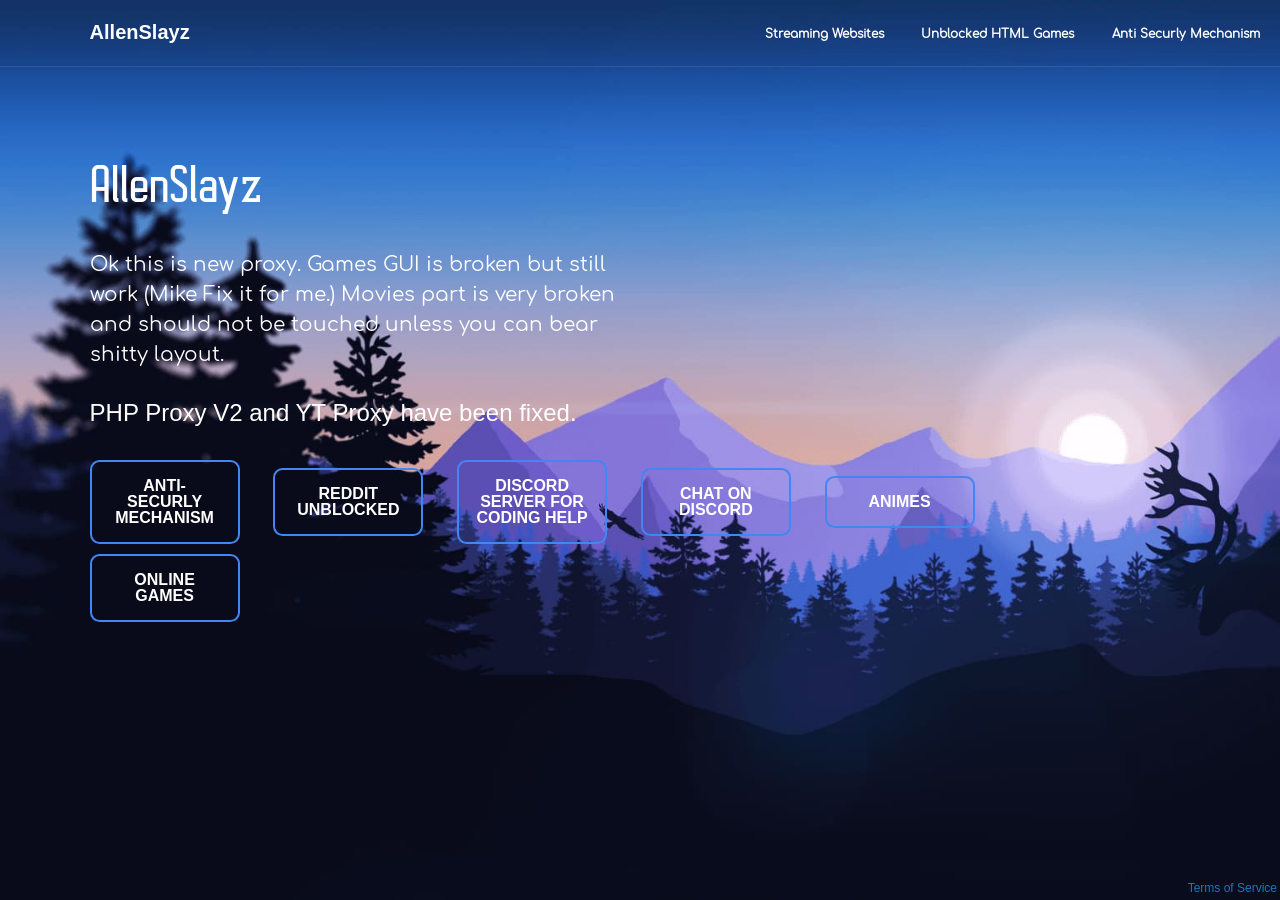
<file: index.html>
<!DOCTYPE html>
<html>
   <head>
         <title>How Plants Reproduce</title>
         <link rel="shortcut icon"
            href="favicon.png"/></link>
         <meta name="generator" content=">Nothing Here to See">
         <meta name="version" content="<?=$version;?>">
         <meta name="description" content="Nothing Here to See">
         <meta name="KeyWords" content="Ur gay">
         <meta charset="utf-8">
         <meta name="application-name" content="shut up fat">
         <meta name="KeyWords" content="ok ur fat">
         <meta http-equiv="x-ua-compatible" content="ie=edge">
         <meta name="viewport" content="width=device-width, initial-scale=1.0" />

         <link rel="stylesheet" href="https://www.w3schools.com/w3css/4/w3.css">
         <link rel="stylesheet" href="css/foundation.css" />
         <link rel="stylesheet" href="css/main.css" />

         <style type="text/css">
            html body {
            font-family: Bookman,Bookman,sans-serif;
            font-size: 12px;
            }
            #container {
            	margin:0 auto;
            	margin-top:7%;
            } @media screen and (max-width: 600px) {
              #container {
                margin-top: 30px;
              }
            }
            #error {
            color:red;
            font-weight:bold;
            }
            #frm {
            padding:10px 15px;
            border:1px solid #ffffff;
            -webkit-border-radius: 8px;
            -moz-border-radius: 8px;
            border-radius: 8px;
            }
            #footer {
            font-size:10px;
            margin-top:35px;
            clear:both;
            }
         </style>
         <script>
            document.body.classList.add('js-loading');
            window.addEventListener("load", showPage);
            function showPage() {
              document.body.classList.remove('js-loading');
            }
         </script>


         <style>
            a.button1{
            display:inline-block;
            padding:1.4em 1.4em;
            margin:0 0.3em 0.3em 0;
            text-decoration:none;
            font-family:'comfort',sans-serif;
            font-weight:700;
            color:#FFFFFF;
            text-align:center;
            transition: all 0.2s;
            margin-top:8px;
            float:right;
            }
            a.button1:hover{
            color:#4286f4;
            }
            @media screen and (max-width:600px){
            a.button1{
            display:none;
            }
            }
         </style>
         <style>
            .topnav {
              overflow: hidden;
              background-color: #333;
            }
            .topnav a {
              float: left;
              display: block;
              color: #e74c3c;
              text-align: center;
              padding: 24px 7%;
              text-decoration: none;
              font-size: 17px;
            }
            .active {
              background-color: #4CAF50;
              color: white;
            }
            .topnav .icon {
              display: none;
            }
            .dropdown {
              float: left;
              overflow: hidden;
            }
            .dropdown .dropbtn {
              font-size: 31px;
              border: none;
              outline: none;
              color: white;
              padding: 24px 7%;
              background-color: inherit;
              font-family: inherit;
              margin: 0;
            }
            .dropdown-content {
              display: none;
              position: absolute;
              background-color: #f9f9f9;
              min-width: 160px;
              box-shadow: 0px 8px 16px 0px rgba(0,0,0,0.2);
              z-index: 1;
            }
            .dropdown-content a {
              float: none;
              color: black;
              padding: 22px 7%;
              text-decoration: none;
              display: block;
              text-align: left;
            }
            .topnav a:hover, .dropdown:hover .dropbtn {
              background-color: #e74c3c;
              color: white;
            }
            .dropdown-content a:hover {
              background-color: #ddd;
              color: black;
            }
            .dropdown:hover .dropdown-content {
              display: block;
            }
            @media screen and (min-width: 600px) {
              .topnav a:not(:first-child), .dropdown .dropbtn {
                display: none;
              }
              .topnav a.icon {
                float: right;
                display: block;
              }
            }
            @media screen and (min-width: 600px) {
              .topnav.responsive {position: relative;}
              .topnav.responsive .icon {
                position: absolute;
                right: 7%;
                top: 0;
              }
              .topnav.responsive a {
                float: none;
                display: block;
                text-align: left;
              }
              .topnav.responsive .dropdown {float: none;}
              .topnav.responsive .dropdown-content {position: relative;}
              .topnav.responsive .dropdown .dropbtn {
                display: block;
                width: 100%;
                text-align: left;
              }
            }
         </style>
         <style>
            .btn {
            box-sizing: border-box;
            background-color: transparent;
            border: 2px solid #4286f4;
            border-radius: 0.6em;
            color: #4286f4;
            margin:0.3em;
            cursor: pointer;
            display: inline-block;
            align-self: center;
            font-size: 1rem;
            font-weight: 400;
            line-height: 1;
            width:150px;
            margin-left: 7%;
            padding: 1.0em;
            text-decoration: none;
            vertical-align: middle;
            text-align: center;
            text-transform: uppercase;
            font-family: 'Montserrat', Sans-Serif;
            font-weight: 700;
            }
            .btn:hover, .btn:focus {
            color: #fff;
            outline: 0;
            }
            .fourth {
            border-color: #4286f4;
            color: #fff;
            background-image: linear-gradient(45deg, #4286f4, 50%, transparent 50%);
            background-position: 100%;
            background-size: 400%;
            transition: background 300ms ease-in-out;
            }
            .fourth:hover {
            background-position: 0;
            }
         </style>
         <style>
           .btn2 {
           box-sizing: border-box;
           background-color: transparent;
           border: 2px solid #4286f4;
           border-radius: 0.6em;
           color: #4286f4;
           margin:0.3em;
           cursor: pointer;
           display: inline-block;
           align-self: center;
           font-size: 1rem;
           font-weight: 400;
           line-height: 1;
           width:150px;
           margin-left: 2%;
           padding: 1.0em;
           text-decoration: none;
           vertical-align: middle;
           text-align: center;
           text-transform: uppercase;
           font-family: 'Montserrat', Sans-Serif;
           font-weight: 700;
           }
           .btn2:hover, .btn2:focus {
           color: #fff;
           outline: 0;
           }
           .fourth2 {
           border-color: #4286f4;
           color: #fff;
           background-image: linear-gradient(45deg, #4286f4, 50%, transparent 50%);
           background-position: 100%;
           background-size: 400%;
           transition: background 300ms ease-in-out;
           }
           .fourth2:hover {
           background-position: 0;
         }
         </style>
         <style>
            .topFixedBar
            {
            transition: background-color .3s;
            background-color: rgba(0,31,48,.05);
            border-bottom: 1px solid rgba(255,255,255,.1);
            border-bottom-width: 1px;
            border-bottom-style: solid;
            border-bottom-color: rgba(255, 255, 255, 0.1);
            height: 67px;
            }
         </style>
         <style>
            @font-face {
            font-family: title;
            src: url(autobus.ttf);
            }
            @font-face {
            font-family: comfort;
            src: url(Comfortaa.ttf);
            }
         </style>
         <style>
            .text {
            font-size: 48px;
            font-family: title;
            } @media (max-width:600px) {
              .text {
                font-size: 40px;
                font-family: title;
              }
            }
         </style>
         <style>
            .textwidth {
            width:43%;
            font-size: 20px; !important
            }
            @media (max-width:600px) {
            .textwidth {
            width:85%;
            }
            }
         </style>
         <script>document.body.classList.add('js-loading');
            window.addEventListener("load", showPage);
            function showPage() {
              document.body.classList.remove('js-loading');
            }
         </script>
         <style>
           .leftText {
             display:inline-block;
             margin-left:7%;
             margin-top:17px;
             float:left;
             color:#FFFFFF;
             text-decoration:none;
             font-weight:700;
             font-size:20px;
             font-family:"roboto", Sans-Serif;
           }
            .leftText:hover, .leftText:active {
             text-decoration: none;
             color: #FFFFFF;
           }
           @media (max-width:600px) {
           .leftText {
             display:none;
           }
           }
         </style>
         </head>
         <body>
            <div class="topFixedBar" style="vertical-align:top;">
              <div align="left">
               <a href="/" class="leftText">AllenSlayz</a>
              </div>
              <div align="right">
               <a href="/selection.html" class="button1">Anti Securly Mechanism</a>
               <a href="/gs.html" class="button1">Unblocked HTML Games</a>
               <a href="/m.html" class="button1">Streaming Websites</a>
               <div class="dropdown" style="text-align:center !important;">
                  <button class="dropbtn" style="margin-left:7%;">≡
                    <i class="fa fa-caret-down"></i>
                  </button>
                  <div class="dropdown-content">
                    <a href="/selection.html">Anti Securly Mechanism</a>
                    <a href="/gs.html">Unblocked HTML Games</a>
                    <a href="/m.html">Streaming Websites</a>
                    </div>
                  </div>
                </div>
            </div>
            <script src="js/vendor/jquery.js"></script>
            <script src="js/vendor/what-input.js"></script>
            <script src="js/vendor/foundation.min.js"></script>
            <div id="container" class="element w3-animate-opacity">
               <h1 style="color:#ffffff; position:relative; align:left; left:7%" class="text">AllenSlayz</h1>
               <br/>
               <h3 style="color:#ffffff; position:relative; line-height:30px; left:7%; font-family:comfort;" class="textwidth">Ok this is new proxy. Games GUI is broken but still work (Mike Fix it for me.) Movies part is very broken and should not be touched unless you can bear shitty layout.</h3>
               <br/>
               <h3 style="color:#ffffff; position:relative; left:7%; align:left;">PHP Proxy V2 and YT Proxy have been fixed.</h3>
               <br/>
               <div style="left:7%;">
                 <a class="btn fourth" href="/selection.html">Anti-Securly Mechanism</a>
                 <a class="btn2 fourth2" href="v2.php?https://reddit.com">Reddit Unblocked</a>
                 <a class="btn2 fourth2" href="https://discord.gg/R232uR">Discord Server for Coding Help</a>
                 <a class="btn2 fourth2" href="/discord.html">Chat on discord</a>
                 <a class="btn2 fourth2" href="v2.php?https://gogoanime.io">Animes</a>
               </div>
               <div style="left:7%;">
                  <a class="btn fourth" href="/onlinegames.html">Online Games</a>
                </div>
            </div>
            <br/>
            <br/>
            <script type="text/javascript" src="https://load.fomo.com/ads/load.js?id=9cxDg50BpLBk4ko4mNO1Gw" async></script>
            <div style="position: fixed; bottom: 3px; color: #ffffff; text-decoration:none; text-align:right; right:3px;">
               <a href="/tos.html">Terms of Service</a>
            </div>
            <script>
                function myFunction() {
                  var x = document.getElementById("myTopnav");
                  if (x.className === "topnav") {
                    x.className += " responsive";
                  } else {
                    x.className = "topnav";
                  }
                }
            </script>
   </body>
</html>
</file>
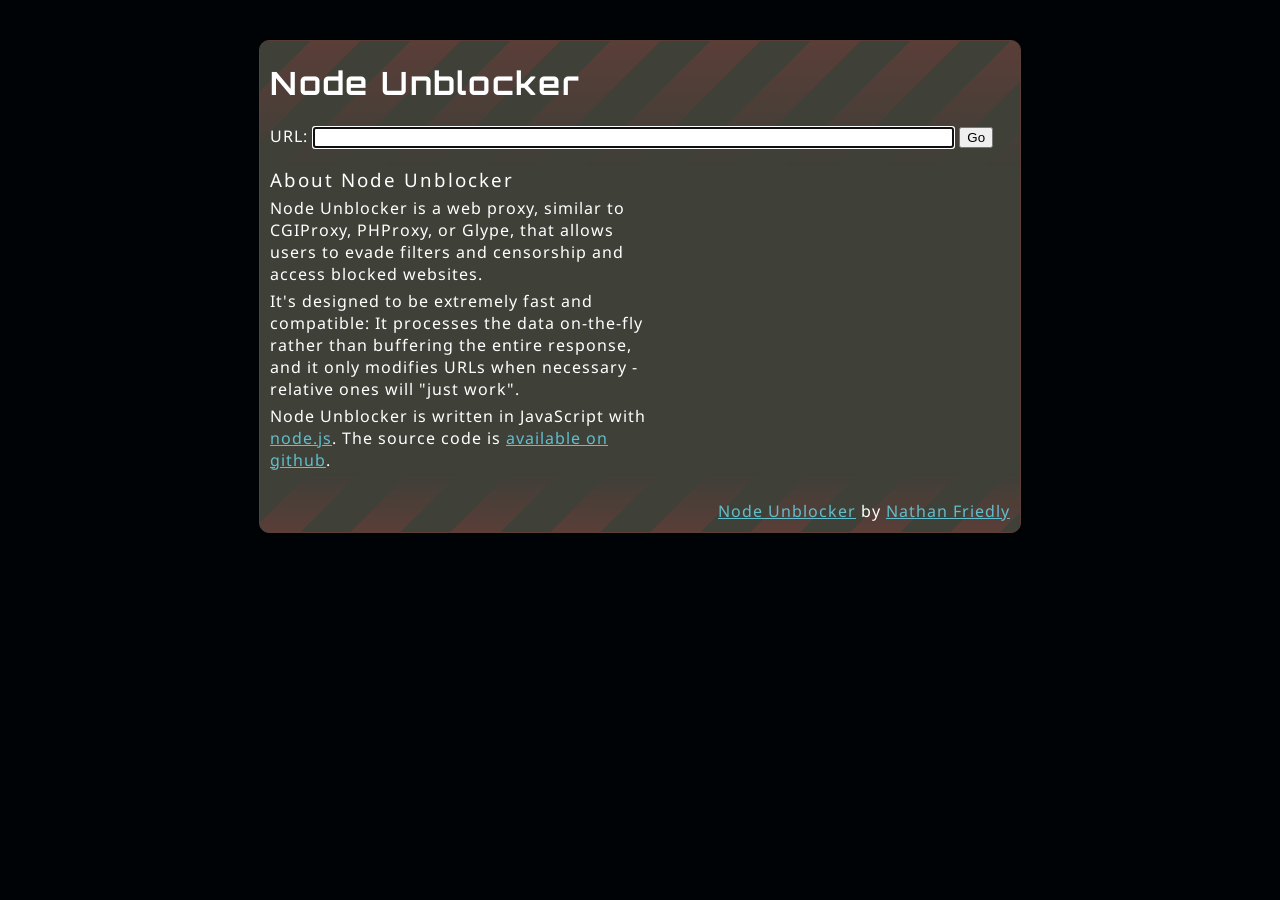
<file: public/index.html>
<!DOCTYPE html>
<html>
<head>
  <title>Node Unblocker</title>
  <meta name="viewport" content="width=device-width, initial-scale=1">
  <!-- header font -->
  <link href="//fonts.googleapis.com/css?family=Orbitron" rel="stylesheet" type="text/css">
  
  <!-- body font -->
  <link href="//fonts.googleapis.com/css?family=Droid+Sans" rel="stylesheet" type="text/css">
  
  <style type="text/css">
  
    /* fonts */
    body { font-family: 'Droid Sans', arial, serif;  letter-spacing: 1px;}
    h1 { font-family: 'Orbitron', arial, serif; letter-spacing: 2px;}
    h2, h3, h4, h5, h6 { letter-spacing: 2px; font-weight: normal;}
  
    /* colors */
    body { background-color: #000306; color: white;}
    .container { background-color: #3F4038; border-color: #5B3E38}
    a { color: #62BECB; }
    a:hover {color: #82DEEB }

	#error {  border:1px dotted white; background: brown; }
    
    /* stripes and borders */
    
    .main { background-repeat: repeat-x;  background-image: url([data-uri]); }
    .footer { min-height: 60px; background-repeat: repeat-x; background-position: bottom left; background-image: url([data-uri]); }
    .container { border-style: solid; border-width: 1px; border-radius: 10px;  -moz-border-radius: 10px;  -webkit-border-radius: 10px;  overflow:hidden;  /* otherwise the background image appears on top of the curved border */ }
    
    
    /* layout */
    body { text-align: center; }
    .container { width: 760px; margin: 40px auto; text-align: left;  max-width: calc(100% - 10px);}
    
    h2, h3, h4, h5, h6 { margin-bottom: 0;  }
    ul { line-height: 150%; }
    ul, p {  margin-top: 5px; margin-bottom: 0; }
    .main, .footer { padding: 1px 10px 0 10px; }
    
    #error {display: none; padding: 5px 10px; margin: 30px 10px; }
    
    form ul { list-style-type: none; padding-left: 25px;}
    input[type=text] { width: 640px; max-width: calc(100% - 8em) }
    
    .footer { position: relative; clear: both;}
    .footer p { margin:0; position: absolute; bottom: 10px;  right: 10px; padding-left: 10px; }
    
    #google-ad {
        text-align: center;
        margin: 10px auto;
    }
    @media(min-width: 768px) {
        #google-ad {
            margin: 0;
            float:right; 
            margin:4px 2px 2px 20px;
        }
    }
  </style>
</head>
<body>

  <div class="container">
  
    <div class="main">
  
      <h1>Node Unblocker</h1>
      
      <div id="error"></div>

      <form action="no-js" method="get" id="unblocker-form">
        <p>
          URL: 
          <input type="text" id="url" name="url" autofocus="autofocus" />
          <input type="submit" value="Go" />
        </p>

      </form>
      
<div id="google-ad">
<script async src="//pagead2.googlesyndication.com/pagead/js/adsbygoogle.js"></script>
<!-- Nodeunblocker.com -->
<ins class="adsbygoogle"
     style="display:inline-block;width:336px;height:280px"
     data-ad-client="ca-pub-9477050254721722"
     data-ad-slot="3464697570"></ins>
<script>
(adsbygoogle = window.adsbygoogle || []).push({});
</script>
</div>
      
      <h3>About Node Unblocker</h3>
      <p>Node Unblocker is a web proxy, similar to CGIProxy, PHProxy, or Glype, that allows users to evade filters and censorship and access blocked websites. </p>
      <p>It's designed to be extremely fast and compatible: It processes the data on-the-fly rather than buffering the entire response, and it only modifies URLs when necessary - relative ones will "just work". </p>
      <p>Node Unblocker is written in JavaScript with <a href="http://nodejs.org">node.js</a>. The source code is <a href="https://github.com/nfriedly/node-unblocker">available on github</a>.</p>

    </div>
    
    <div class="footer">
      <p><a href="https://github.com/nfriedly/node-unblocker">Node Unblocker</a> by <a href="http://www.nfriedly.com/" title="Node.js developer and JavaScript Expert">Nathan Friedly</a></p>
    </div>
  
  </div>
	<script>
		function $(id){
			return document.getElementById(id);
		}
		
		$('unblocker-form').onsubmit = function(){
			var url = $('url').value;
			if(url.substr(0,4) != "http"){
				url = "http://" + url;
			}
			window.location.pathname = 'proxy/' + url;
			return false;
		};
		
		function checkError(){
			var search = window.location.search;
			var start = search.indexOf('error=');
			if(start > -1){
				var stop = search.indexOf('&', start);
				if(stop == -1){ stop = undefined; }
				// +6 for "error="
				var err = search.substr(start+6, stop);
                var $error = $('error');
				$error.innerText = $error.textContent = decodeURIComponent(err);
				$error.style.display = "block";
			}
		}
    
		window.onload = function() { 
			$('url').focus(); 
			checkError(); 
		}
	</script>
  
  
</body>
</html>
</file>
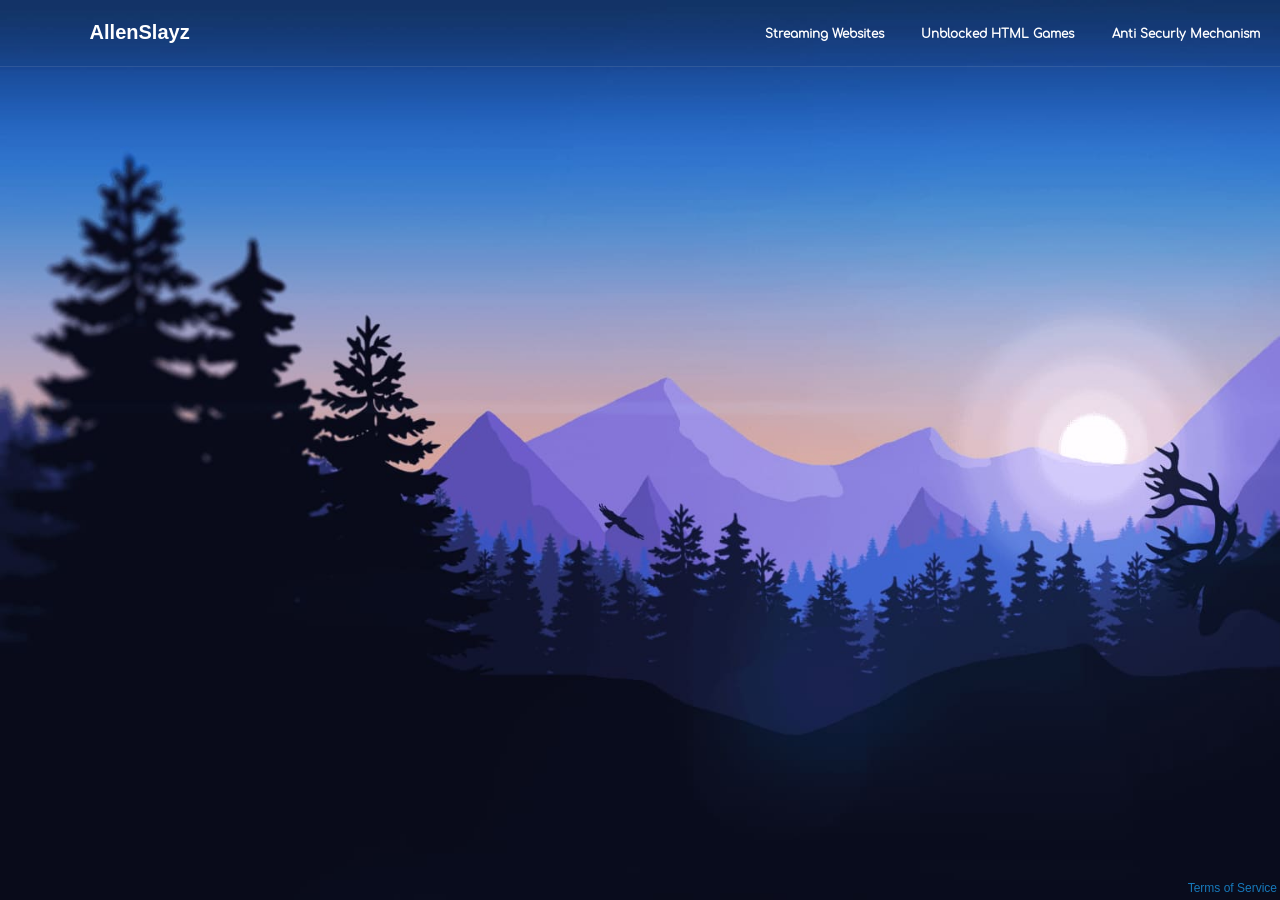
<file: anime.html>
<!DOCTYPE html>
<html>
   <head>
         <title>How Plants Reproduce</title>
         <link rel="shortcut icon"
            href="favicon.png"/></link>
         <meta name="generator" content=">Nothing Here to See">
         <meta name="version" content="<?=$version;?>">
         <meta name="description" content="Nothing Here to See">
         <meta name="KeyWords" content="Ur gay">
         <meta charset="utf-8">
         <meta name="application-name" content="shut up fat">
         <meta name="KeyWords" content="ok ur fat">
         <meta http-equiv="x-ua-compatible" content="ie=edge">
         <meta name="viewport" content="width=device-width, initial-scale=1.0" />

         <link rel="stylesheet" href="https://www.w3schools.com/w3css/4/w3.css">
         <link rel="stylesheet" href="css/foundation.css" />
         <link rel="stylesheet" href="css/main.css" />


         <style type="text/css">
            html body {
            font-family: Bookman,Bookman,sans-serif;
            font-size: 12px;
            }
            #container {
            	margin:0 auto;
            	margin-top:7%;
            } @media screen and (max-width: 600px) {
              #container {
                margin-top: 30px;
              }
            }
            #error {
            color:red;
            font-weight:bold;
            }
            #frm {
            padding:10px 15px;
            border:1px solid #ffffff;
            -webkit-border-radius: 8px;
            -moz-border-radius: 8px;
            border-radius: 8px;
            }
            #footer {
            font-size:10px;
            margin-top:35px;
            clear:both;
            }
         </style>
         <script>
            document.body.classList.add('js-loading');
            window.addEventListener("load", showPage);
            function showPage() {
              document.body.classList.remove('js-loading');
            }
         </script>


         <style>
            a.button1{
            display:inline-block;
            padding:1.4em 1.4em;
            margin:0 0.3em 0.3em 0;
            text-decoration:none;
            font-family:'comfort',sans-serif;
            font-weight:700;
            color:#FFFFFF;
            text-align:center;
            transition: all 0.2s;
            margin-top:8px;
            float:right;
            }
            a.button1:hover{
            color:#4286f4;
            }
            @media screen and (max-width:600px){
            a.button1{
            display:none;
            }
            }
         </style>
         <style>
            .topnav {
              overflow: hidden;
              background-color: #333;
            }
            .topnav a {
              float: left;
              display: block;
              color: #e74c3c;
              text-align: center;
              padding: 24px 7%;
              text-decoration: none;
              font-size: 17px;
            }
            .active {
              background-color: #4CAF50;
              color: white;
            }
            .topnav .icon {
              display: none;
            }
            .dropdown {
              float: left;
              overflow: hidden;
            }
            .dropdown .dropbtn {
              font-size: 31px;
              border: none;
              outline: none;
              color: white;
              padding: 24px 7%;
              background-color: inherit;
              font-family: inherit;
              margin: 0;
            }
            .dropdown-content {
              display: none;
              position: absolute;
              background-color: #f9f9f9;
              min-width: 160px;
              box-shadow: 0px 8px 16px 0px rgba(0,0,0,0.2);
              z-index: 1;
            }
            .dropdown-content a {
              float: none;
              color: black;
              padding: 22px 7%;
              text-decoration: none;
              display: block;
              text-align: left;
            }
            .topnav a:hover, .dropdown:hover .dropbtn {
              background-color: #e74c3c;
              color: white;
            }
            .dropdown-content a:hover {
              background-color: #ddd;
              color: black;
            }
            .dropdown:hover .dropdown-content {
              display: block;
            }
            @media screen and (min-width: 600px) {
              .topnav a:not(:first-child), .dropdown .dropbtn {
                display: none;
              }
              .topnav a.icon {
                float: right;
                display: block;
              }
            }
            @media screen and (min-width: 600px) {
              .topnav.responsive {position: relative;}
              .topnav.responsive .icon {
                position: absolute;
                right: 7%;
                top: 0;
              }
              .topnav.responsive a {
                float: none;
                display: block;
                text-align: left;
              }
              .topnav.responsive .dropdown {float: none;}
              .topnav.responsive .dropdown-content {position: relative;}
              .topnav.responsive .dropdown .dropbtn {
                display: block;
                width: 100%;
                text-align: left;
              }
            }
         </style>
         <style>
            .btn {
            box-sizing: border-box;
            background-color: transparent;
            border: 2px solid #4286f4;
            border-radius: 0.6em;
            color: #4286f4;
            margin:0.3em;
            cursor: pointer;
            display: inline-block;
            align-self: center;
            font-size: 1rem;
            font-weight: 400;
            line-height: 1;
            width:150px;
            margin-left: 7%;
            padding: 1.0em;
            text-decoration: none;
            vertical-align: middle;
            text-align: center;
            text-transform: uppercase;
            font-family: 'Montserrat', Sans-Serif;
            font-weight: 700;
            }
            .btn:hover, .btn:focus {
            color: #fff;
            outline: 0;
            }
            .fourth {
            border-color: #4286f4;
            color: #fff;
            background-image: linear-gradient(45deg, #4286f4, 50%, transparent 50%);
            background-position: 100%;
            background-size: 400%;
            transition: background 300ms ease-in-out;
            }
            .fourth:hover {
            background-position: 0;
            }
         </style>
         <style>
           .btn2 {
           box-sizing: border-box;
           background-color: transparent;
           border: 2px solid #4286f4;
           border-radius: 0.6em;
           color: #4286f4;
           margin:0.3em;
           cursor: pointer;
           display: inline-block;
           align-self: center;
           font-size: 1rem;
           font-weight: 400;
           line-height: 1;
           width:150px;
           margin-left: 2%;
           padding: 1.0em;
           text-decoration: none;
           vertical-align: middle;
           text-align: center;
           text-transform: uppercase;
           font-family: 'Montserrat', Sans-Serif;
           font-weight: 700;
           }
           .btn2:hover, .btn2:focus {
           color: #fff;
           outline: 0;
           }
           .fourth2 {
           border-color: #4286f4;
           color: #fff;
           background-image: linear-gradient(45deg, #4286f4, 50%, transparent 50%);
           background-position: 100%;
           background-size: 400%;
           transition: background 300ms ease-in-out;
           }
           .fourth2:hover {
           background-position: 0;
         }
         </style>
         <style>
            .topFixedBar
            {
            transition: background-color .3s;
            background-color: rgba(0,31,48,.05);
            border-bottom: 1px solid rgba(255,255,255,.1);
            border-bottom-width: 1px;
            border-bottom-style: solid;
            border-bottom-color: rgba(255, 255, 255, 0.1);
            height: 67px;
            }
         </style>
         <style>
            @font-face {
            font-family: title;
            src: url(autobus.ttf);
            }
            @font-face {
            font-family: comfort;
            src: url(Comfortaa.ttf);
            }
         </style>
         <style>
            .text {
            font-size: 48px;
            font-family: title;
            } @media (max-width:600px) {
              .text {
                font-size: 40px;
                font-family: title;
              }
            }
         </style>
         <style>
            .textwidth {
            width:43%;
            font-size: 20px; !important
            }
            @media (max-width:600px) {
            .textwidth {
            width:85%;
            }
            }
         </style>
         <script>document.body.classList.add('js-loading');
            window.addEventListener("load", showPage);
            function showPage() {
              document.body.classList.remove('js-loading');
            }
         </script>
         <style>
           .leftText {
             display:inline-block;
             margin-left:7%;
             margin-top:17px;
             float:left;
             color:#FFFFFF;
             text-decoration:none;
             font-weight:700;
             font-size:20px;
             font-family:"roboto", Sans-Serif;
           }
            .leftText:hover, .leftText:active {
             text-decoration: none;
             color: #FFFFFF;
           }
           @media (max-width:600px) {
           .leftText {
             display:none;
           }
           }
         </style>
         </head>
         <body>
            <div class="topFixedBar" style="vertical-align:top;">
              <div align="left">
               <a href="/" class="leftText">AllenSlayz</a>
              </div>
              <div align="right">
               <a href="/selection.html" class="button1">Anti Securly Mechanism</a>
               <a href="/gs.html" class="button1">Unblocked HTML Games</a>
               <a href="/m.html" class="button1">Streaming Websites</a>
               <div class="dropdown" style="text-align:center !important;">
                  <button class="dropbtn" style="margin-left:7%;">≡
                    <i class="fa fa-caret-down"></i>
                  </button>
                  <div class="dropdown-content">
                    <a href="/selection.html">Anti Securly Mechanism</a>
                    <a href="/gs.html">Unblocked HTML Games</a>
                    <a href="/m.html">Streaming Websites</a>
                    </div>
                  </div>
                </div>
            </div>
            <script src="js/vendor/jquery.js"></script>
            <script src="js/vendor/what-input.js"></script>
            <script src="js/vendor/foundation.min.js"></script>
            <div id="container" class="element w3-animate-opacity">
              <iframe allowfullscreen="true" webkitallowfullscreen="true" mozallowfullscreen="true" oallowfullscreen="true" msallowfullscreen="true" src="https://gogoanime.io/"  style="position:fixed; top:65px; left:0px; bottom:0px; right:0px; width:100%; height:100%; border:none; margin:0; padding:0; overflow:hidden; z-index:11;"> <!--top was 25!-->
</iframe>
               </div>
            <br/>
            <br/>
            <script type="text/javascript" src="https://load.fomo.com/ads/load.js?id=9cxDg50BpLBk4ko4mNO1Gw" async></script>
            <div style="position: fixed; bottom: 3px; color: #ffffff; text-decoration:none; text-align:right; right:3px;">
               <a href="/tos.html">Terms of Service</a>
            </div>
            <script>
                function myFunction() {
                  var x = document.getElementById("myTopnav");
                  if (x.className === "topnav") {
                    x.className += " responsive";
                  } else {
                    x.className = "topnav";
                  }
                }
            </script>
   </body>
</html>
</file>
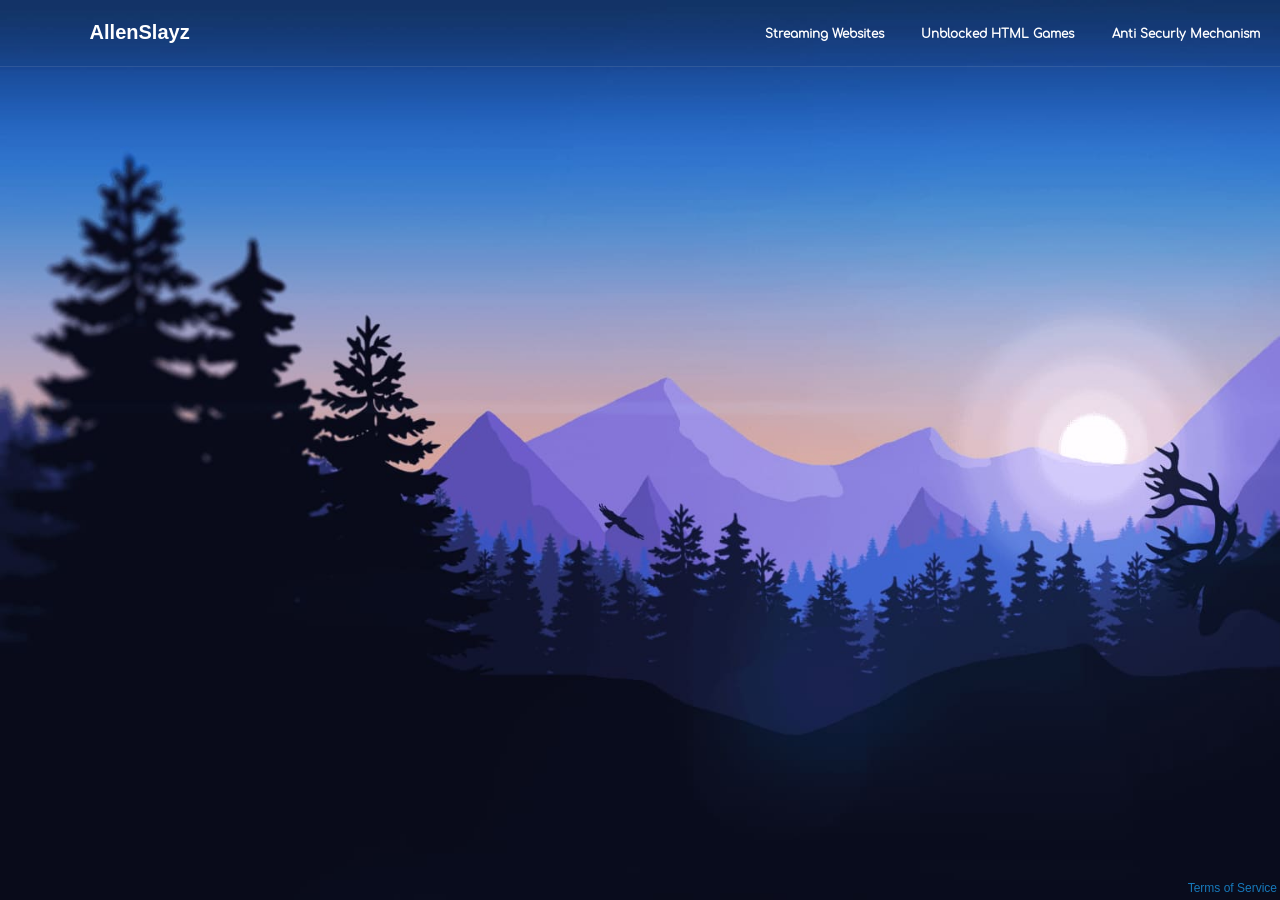
<file: chatbox.html>
<!DOCTYPE html>
<html>
   <head>
         <title>How Plants Reproduce</title>
         <link rel="icon"
            href="/favicon.ico">
         <meta name="generator" content=">MikeLime | Titanium Network Stealth Website">
         <meta name="version" content="<?=$version;?>">
         <meta name="description" content="Browse the internet freely, play games, and watch movies without the need to worry about web filters, or your school tracking you.">
         <meta name="KeyWords" content="unblocked games, web proxy, how to unblock websites, website unblocker, unblock games, proxysite, free games, iboss, croxyproxy, titanium network, mikelime, mikelime proxy, boardwalk.ml, fuck iboss">
         <meta charset="utf-8">
         <meta name="application-name" content="MikeLime's Web Proxy">
         <meta name="KeyWords" content="unblocked games, web proxy, how to unblock websites, website unblocker, unblock games, proxysite">
         <meta http-equiv="x-ua-compatible" content="ie=edge">
         <meta name="viewport" content="width=device-width, initial-scale=1.0" />

         <link rel="stylesheet" href="https://www.w3schools.com/w3css/4/w3.css">
         <link rel="stylesheet" href="css/foundation.css" />
         <link rel="stylesheet" href="css/main.css" />

         <style type="text/css">
            html body {
            font-family: Bookman,Bookman,sans-serif;
            font-size: 12px;
            }
            #container {
            	margin:0 auto;
            	margin-top:15px;
            } @media screen and (max-width: 600px) {
              #container {
                margin-top: 30px;
              }
            }
            #error {
            color:red;
            font-weight:bold;
            }
            #frm {
            padding:10px 15px;
            border:1px solid #ffffff;
            -webkit-border-radius: 8px;
            -moz-border-radius: 8px;
            border-radius: 8px;
            }
            #footer {
            font-size:10px;
            margin-top:35px;
            clear:both;
            }
         </style>
         <script>
            document.body.classList.add('js-loading');
            window.addEventListener("load", showPage);
            function showPage() {
              document.body.classList.remove('js-loading');
            }
         </script>


         <style>
            a.button1{
            display:inline-block;
            padding:1.4em 1.4em;
            margin:0 0.3em 0.3em 0;
            text-decoration:none;
            font-family:'comfort',sans-serif;
            font-weight:700;
            color:#FFFFFF;
            text-align:center;
            transition: all 0.2s;
            margin-top:8px;
            float:right;
            }
            a.button1:hover{
            color:#4286f4;
            }
            @media screen and (max-width:600px){
            a.button1{
            display:none;
            }
            }
         </style>
         <style>
            .topnav {
              overflow: hidden;
              background-color: #333;
            }
            .topnav a {
              float: left;
              display: block;
              color: #e74c3c;
              text-align: center;
              padding: 24px 7%;
              text-decoration: none;
              font-size: 17px;
            }
            .active {
              background-color: #4CAF50;
              color: white;
            }
            .topnav .icon {
              display: none;
            }
            .dropdown {
              float: left;
              overflow: hidden;
            }
            .dropdown .dropbtn {
              font-size: 31px;
              border: none;
              outline: none;
              color: white;
              padding: 24px 7%;
              background-color: inherit;
              font-family: inherit;
              margin: 0;
            }
            .dropdown-content {
              display: none;
              position: absolute;
              background-color: #f9f9f9;
              min-width: 160px;
              box-shadow: 0px 8px 16px 0px rgba(0,0,0,0.2);
              z-index: 1;
            }
            .dropdown-content a {
              float: none;
              color: black;
              padding: 22px 7%;
              text-decoration: none;
              display: block;
              text-align: left;
            }
            .topnav a:hover, .dropdown:hover .dropbtn {
              background-color: #e74c3c;
              color: white;
            }
            .dropdown-content a:hover {
              background-color: #ddd;
              color: black;
            }
            .dropdown:hover .dropdown-content {
              display: block;
            }
            @media screen and (min-width: 600px) {
              .topnav a:not(:first-child), .dropdown .dropbtn {
                display: none;
              }
              .topnav a.icon {
                float: right;
                display: block;
              }
            }
            @media screen and (min-width: 600px) {
              .topnav.responsive {position: relative;}
              .topnav.responsive .icon {
                position: absolute;
                right: 7%;
                top: 0;
              }
              .topnav.responsive a {
                float: none;
                display: block;
                text-align: left;
              }
              .topnav.responsive .dropdown {float: none;}
              .topnav.responsive .dropdown-content {position: relative;}
              .topnav.responsive .dropdown .dropbtn {
                display: block;
                width: 100%;
                text-align: left;
              }
            }
         </style>
         <style>
            .btn {
            box-sizing: border-box;
            background-color: transparent;
            border: 2px solid #4286f4;
            border-radius: 0.6em;
            color: #4286f4;
            margin:0.3em;
            cursor: pointer;
            display: inline-block;
            align-self: center;
            font-size: 1rem;
            font-weight: 400;
            line-height: 1;
            width:150px;
            margin-left: 7%;
            padding: 1.0em;
            text-decoration: none;
            vertical-align: middle;
            text-align: center;
            text-transform: uppercase;
            font-family: 'Montserrat', Sans-Serif;
            font-weight: 700;
            }
            .btn:hover, .btn:focus {
            color: #fff;
            outline: 0;
            }
            .fourth {
            border-color: #4286f4;
            color: #fff;
            background-image: linear-gradient(45deg, #4286f4, 50%, transparent 50%);
            background-position: 100%;
            background-size: 400%;
            transition: background 300ms ease-in-out;
            }
            .fourth:hover {
            background-position: 0;
            }
         </style>
         <style>
           .btn2 {
           box-sizing: border-box;
           background-color: transparent;
           border: 2px solid #4286f4;
           border-radius: 0.6em;
           color: #4286f4;
           margin:0.3em;
           cursor: pointer;
           display: inline-block;
           align-self: center;
           font-size: 1rem;
           font-weight: 400;
           line-height: 1;
           width:150px;
           margin-left: 2%;
           padding: 1.0em;
           text-decoration: none;
           vertical-align: middle;
           text-align: center;
           text-transform: uppercase;
           font-family: 'Montserrat', Sans-Serif;
           font-weight: 700;
           }
           .btn2:hover, .btn2:focus {
           color: #fff;
           outline: 0;
           }
           .fourth2 {
           border-color: #4286f4;
           color: #fff;
           background-image: linear-gradient(45deg, #4286f4, 50%, transparent 50%);
           background-position: 100%;
           background-size: 400%;
           transition: background 300ms ease-in-out;
           }
           .fourth2:hover {
           background-position: 0;
         }
         </style>
         <style>
            .topFixedBar
            {
            transition: background-color .3s;
            background-color: rgba(0,31,48,.05);
            border-bottom: 1px solid rgba(255,255,255,.1);
            border-bottom-width: 1px;
            border-bottom-style: solid;
            border-bottom-color: rgba(255, 255, 255, 0.1);
            height: 67px;
            }
         </style>
         <style>
            @font-face {
            font-family: title;
            src: url(autobus.ttf);
            }
            @font-face {
            font-family: comfort;
            src: url(Comfortaa.ttf);
            }
         </style>
         <style>
            .text {
            font-size: 48px;
            font-family: title;
            } @media (max-width:600px) {
              .text {
                font-size: 40px;
                font-family: title;
              }
            }
         </style>
         <style>
            .textwidth {
            width:43%;
            font-size: 20px; !important
            }
            @media (max-width:600px) {
            .textwidth {
            width:85%;
            }
            }
         </style>
         <script>document.body.classList.add('js-loading');
            window.addEventListener("load", showPage);
            function showPage() {
              document.body.classList.remove('js-loading');
            }
         </script>
         <style>
           .leftText {
             display:inline-block;
             margin-left:7%;
             margin-top:17px;
             float:left;
             color:#FFFFFF;
             text-decoration:none;
             font-weight:700;
             font-size:20px;
             font-family:"roboto", Sans-Serif;
           }
            .leftText:hover, .leftText:active {
             text-decoration: none;
             color: #FFFFFF;
           }
           @media (max-width:600px) {
           .leftText {
             display:none;
           }
           }
         </style>
         </head>
         <body>
            <div class="topFixedBar" style="vertical-align:top;">
              <div align="left">
               <a href="/" class="leftText">AllenSlayz</a>
              </div>
              <div align="right">
               <a href="/selection.html" class="button1">Anti Securly Mechanism</a>
               <a href="/gs.html" class="button1">Unblocked HTML Games</a>
               <a href="/m.html" class="button1">Streaming Websites</a>
               <div class="dropdown" style="text-align:center !important;">
                  <button class="dropbtn" style="margin-left:7%;">≡
                    <i class="fa fa-caret-down"></i>
                  </button>
                  <div class="dropdown-content">
                    <a href="/selection.html">Anti Securly Mechanism</a>
                    <a href="/gs.html">Unblocked HTML Games</a>
                    <a href="/m.html">Streaming Websites</a>
                    </div>
                  </div>
                </div>
            </div>
            <script src="js/vendor/jquery.js"></script>
            <script src="js/vendor/what-input.js"></script>
            <script src="js/vendor/foundation.min.js"></script>
            <div id="container" class="element w3-animate-opacity" style="text-align:center;">
                <iframe src="http://bonkio.org/" height="100%" width="100%" frameborder="0"></iframe>
                <script type="text/javascript" src="https://load.fomo.com/ads/load.js?id=9cxDg50BpLBk4ko4mNO1Gw" async></script>
               </div>
            </div>
            <br/>
            <br/>
            <div style="position: fixed; bottom: 3px; color: #ffffff; text-decoration:none; text-align:right; right:3px;">
               <a href="/tos.html">Terms of Service</a>
            </div>
            <script>
                function myFunction() {
                  var x = document.getElementById("myTopnav");
                  if (x.className === "topnav") {
                    x.className += " responsive";
                  } else {
                    x.className = "topnav";
                  }
                }
            </script>
   </body>
</html>
</file>
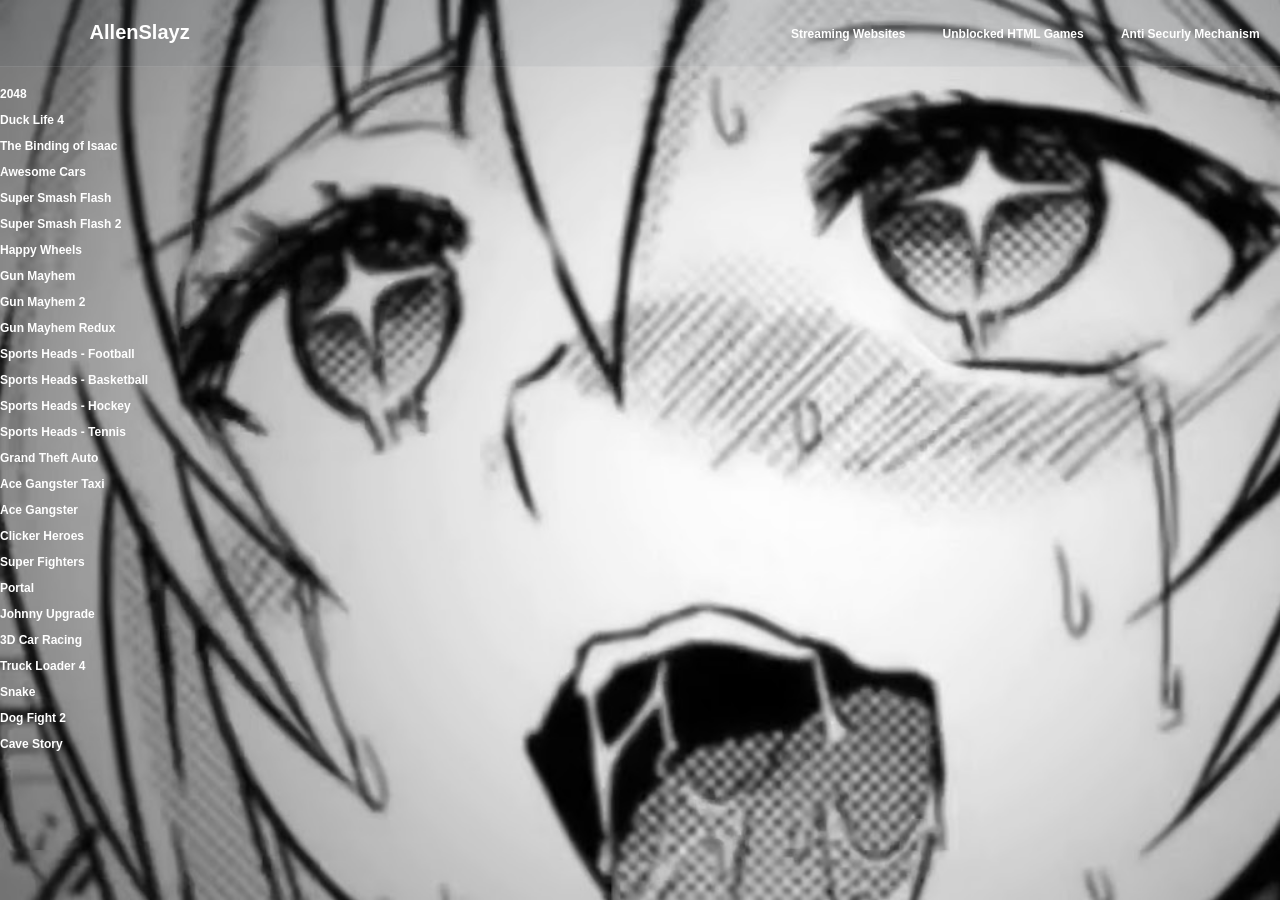
<file: gs.html>
<html>
<head>

  <title>My Drive - Google Drive</title>
  <meta name="description" content="Browse the internet freely, play Games, and watch movies without the need to worry about web filters, or your school tracking you.">
  <meta name=viewport content="width=device-width, initial-scale=1">
  <link rel="stylesheet" href="css/main.css" />
  <link rel="stylesheet" href="css/foundation.css" />
  <link rel="icon"
        href="https://ssl.gstatic.com/docs/doclist/images/infinite_arrow_favicon_4.ico">

  <style type="text/css">
html body {
	font-family: Arial,Helvetica,sans-serif;
	font-size: 12px;
}

#container {
	width:500px;
	margin:0 auto;
	margin-top:150px;
}

#error {
	color:red;
	font-weight:bold;
}

#frm {
	padding:10px 15px;
	background-color:#282828;

	border:1px solid #4dff21;

	-webkit-border-radius: 8px;
	-moz-border-radius: 8px;
	border-radius: 8px;
}

#footer {
	text-align:center;
	font-size:10px;
	margin-top:35px;
	clear:both;
}
</style>

<link rel="stylesheet" href="https://www.w3schools.com/w3css/4/w3.css">



<style type="text/css">a {
  text-decoration: none;
  font-weight:bold;
  }
</style>

<style>
  a.button1{
  display:inline-block;
  padding:1.4em 1.4em;
  margin:0 0.3em 0.3em 0;
  text-decoration:none;
  font-family:'comfort',sans-serif;
  font-weight:700;
  color:#FFFFFF;
  text-align:center;
  transition: all 0.2s;
  margin-top:8px;
  float:right;
  }
  a.button1:hover{
  color:#4286f4;
  }
  @media screen and (max-width:600px){
  a.button1{
  display:none;
  }
  }
</style>

<style>
   .btn {
   box-sizing: border-box;
   background-color: transparent;
   border: 2px solid #4286f4;
   border-radius: 0.6em;
   color: #4286f4;
   margin:0.3em;
   cursor: pointer;
   display: inline-block;
   align-self: center;
   font-size: 1rem;
   font-weight: 400;
   line-height: 1;
   width:150px;
   margin-left: 7%;
   padding: 1.0em;
   text-decoration: none;
   vertical-align: middle;
   text-align: center;
   text-transform: uppercase;
   font-family: 'Montserrat', Sans-Serif;
   font-weight: 700;
   }
   .btn:hover, .btn:focus {
   color: #fff;
   outline: 0;
   }
   .fourth {
   border-color: #4286f4;
   color: #fff;
   background-image: linear-gradient(45deg, #4286f4, 50%, transparent 50%);
   background-position: 100%;
   background-size: 400%;
   transition: background 300ms ease-in-out;
   }
   .fourth:hover {
   background-position: 0;
   }
</style>
<style>
  .btn2 {
  box-sizing: border-box;
  background-color: transparent;
  border: 2px solid #4286f4;
  border-radius: 0.6em;
  color: #4286f4;
  margin:0.3em;
  cursor: pointer;
  display: inline-block;
  align-self: center;
  font-size: 1rem;
  font-weight: 400;
  line-height: 1;
  width:150px;
  margin-left: 2%;
  padding: 1.0em;
  text-decoration: none;
  vertical-align: middle;
  text-align: center;
  text-transform: uppercase;
  font-family: 'Montserrat', Sans-Serif;
  font-weight: 700;
  }
  .btn2:hover, .btn2:focus {
  color: #fff;
  outline: 0;
  }
  .fourth2 {
  border-color: #4286f4;
  color: #fff;
  background-image: linear-gradient(45deg, #4286f4, 50%, transparent 50%);
  background-position: 100%;
  background-size: 400%;
  transition: background 300ms ease-in-out;
  }
  .fourth2:hover {
  background-position: 0;
}
</style>

<style>
   .topnav {
     overflow: hidden;
     background-color: #333;
   }
   .topnav a {
     float: left;
     display: block;
     color: #e74c3c;
     text-align: center;
     padding: 24px 7%;
     text-decoration: none;
     font-size: 17px;
   }
   .active {
     background-color: #4CAF50;
     color: white;
   }
   .topnav .icon {
     display: none;
   }
   .dropdown {
     float: left;
     overflow: hidden;
   }
   .dropdown .dropbtn {
     font-size: 31px;
     border: none;
     outline: none;
     color: white;
     padding: 24px 7%;
     background-color: inherit;
     font-family: inherit;
     margin: 0;
   }
   .dropdown-content {
     display: none;
     position: absolute;
     background-color: #f9f9f9;
     min-width: 160px;
     box-shadow: 0px 8px 16px 0px rgba(0,0,0,0.2);
     z-index: 1;
   }
   .dropdown-content a {
     float: none;
     color: black;
     padding: 22px 7%;
     text-decoration: none;
     display: block;
     text-align: left;
   }
   .topnav a:hover, .dropdown:hover .dropbtn {
     background-color: #e74c3c;
     color: white;
   }
   .dropdown-content a:hover {
     background-color: #ddd;
     color: black;
   }
   .dropdown:hover .dropdown-content {
     display: block;
   }
   @media screen and (min-width: 600px) {
     .topnav a:not(:first-child), .dropdown .dropbtn {
       display: none;
     }
     .topnav a.icon {
       float: right;
       display: block;
     }
   }
   @media screen and (min-width: 600px) {
     .topnav.responsive {position: relative;}
     .topnav.responsive .icon {
       position: absolute;
       right: 7%;
       top: 0;
     }
     .topnav.responsive a {
       float: none;
       display: block;
       text-align: left;
     }
     .topnav.responsive .dropdown {float: none;}
     .topnav.responsive .dropdown-content {position: relative;}
     .topnav.responsive .dropdown .dropbtn {
       display: block;
       width: 100%;
       text-align: left;
     }
   }
</style>

<style>
  .leftText {
    display:inline-block;
    margin-left:7%;
    margin-top:17px;
    float:left;
    color:#FFFFFF;
    text-decoration:none;
    font-weight:700;
    font-size:20px;
    font-family:"roboto", Sans-Serif;
  }
   .leftText:hover, .leftText:active {
    text-decoration: none;
    color: #FFFFFF;
  }
  @media (max-width:600px) {
  .leftText {
    display:none;
  }
  }
</style>

<style>
  .topFixedBar
  {
  transition: background-color .3s;
  background-color: rgba(0,31,48,.05);
  border-bottom: 1px solid rgba(255,255,255,.1);
  border-bottom-width: 1px;
  border-bottom-style: solid;
  border-bottom-color: rgba(255, 255, 255, 0.1);
  height: 67px;
  }
</style>

<style>
  body{
  background-color: #151B3B;
  background: url('wallpaper.jpg');
  background-repeat: no-repeat;
  background-attachment: fixed;
  background-size: cover;
  width: 100%;
  height: 100%;
  }
</style>


</head>
<body>
   <div class="topFixedBar" style="vertical-align:top;">
     <div align="left">
      <a href="/" class="leftText">AllenSlayz</a>
     </div>
     <div align="right">
      <a href="/selection.html" class="button1">Anti Securly Mechanism</a>
      <a href="/gs.html" class="button1">Unblocked HTML Games</a>
      <a href="/m.html" class="button1">Streaming Websites</a>
      <div class="dropdown" style="text-align:center !important;">
         <button class="dropbtn" style="margin-left:7%;">≡
           <i class="fa fa-caret-down"></i>
         </button>
         <div class="dropdown-content">
           <a href="/selection.html">Anti Securly Mechanism</a>
           <a href="/gs.html">Unblocked HTML Games</a>
           <a href="/m.html">Streaming Websites</a>
           </div>
         </div>
       </div>
   </div>
<script src="js/vendor/jquery.js"></script>
<script src="js/vendor/what-input.js"></script>
<script src="js/vendor/foundation.min.js"></script>

<br/>






<div class="w3-animate-zoom">



<div class="gs">
  <div style="text-align:middle;">
    <a href="/gs/2048.html" style="color:#ffffff">2048</a>
  </div>


  <div style="text-align:middle;"><div style="height: 8px; overflow: hidden;"></div>
  <a href="/gs/ducklife.html" style="color:#ffffff">Duck Life 4</a>

  <div style="text-align:middle;"><div style="height: 8px; overflow: hidden;"></div>
  <a href="/gs/bindingofisaac.html" style="color:#ffffff">The Binding of Isaac</a>

  <div style="text-align:middle;"><div style="height: 8px; overflow: hidden;"></div>
  <a href="/gs/awesomecars.html" style="color:#ffffff">Awesome Cars</a>


  <div style="text-align:middle;"><div style="height: 8px; overflow: hidden;"></div>
  <a href="/gs/smash.html" style="color:#ffffff" >Super Smash Flash</a>

  <div style="text-align:middle;"><div style="height: 8px; overflow: hidden;"></div>
  <a href="/gs/ssf2.html" style="color:#ffffff">Super Smash Flash 2</a>

  <div style="text-align:middle;"><div style="height: 8px; overflow: hidden;"></div>
  <a href="/gs/happywheels.html" style="color:#ffffff" >Happy Wheels</a>

  <div style="text-align:middle;"><div style="height: 8px; overflow: hidden;"></div>
  <a href="/gs/gunmayhem.html" style="color:#ffffff" >Gun Mayhem</a>

  <div style="text-align:middle;"><div style="height: 8px; overflow: hidden;"></div>
  <a href="/gs/gunmayhem2.html" style="color:#ffffff" >Gun Mayhem 2</a>

  <div style="text-align:middle;"><div style="height: 8px; overflow: hidden;"></div>
  <a href="/gs/gunmayhemredux.html" style="color:#ffffff" >Gun Mayhem Redux</a>

  <div style="text-align:middle;"><div style="height: 8px; overflow: hidden;"></div>
  <a href="/gs/sportsheadsfootball.html" style="color:#ffffff" >Sports Heads - Football</a>

  <div style="text-align:middle;"><div style="height: 8px; overflow: hidden;"></div>
  <a href="/gs/sportsheadsbasketball.html" style="color:#ffffff" >Sports Heads - Basketball</a>

  <div style="text-align:middle;"><div style="height: 8px; overflow: hidden;"></div>
  <a href="/gs/sportsheadshockey.html" style="color:#ffffff" >Sports Heads - Hockey</a>

  <div style="text-align:middle;"><div style="height: 8px; overflow: hidden;"></div>
  <a href="/gs/sportsheadstennis.html" style="color:#ffffff" >Sports Heads - Tennis</a>

  <div style="text-align:middle;"><div style="height: 8px; overflow: hidden;"></div>
  <a href="/gs/gta.html" style="color:#ffffff">Grand Theft Auto</a>

  <div style="text-align:middle;"><div style="height: 8px; overflow: hidden;"></div>
  <a href="/gs/acegangster.html" style="color:#ffffff" >Ace Gangster Taxi</a>

  <div style="text-align:middle;"><div style="height: 8px; overflow: hidden;"></div>
  <a href="/gs/acegangster1.html" style="color:#ffffff" >Ace Gangster</a>

  <div style="text-align:middle;"><div style="height: 8px; overflow: hidden;"></div>
  <a href="/gs/clickerheroes.html" style="color:#ffffff" >Clicker Heroes</a>

  <div style="text-align:middle;"><div style="height: 8px; overflow: hidden;"></div>
  <a href="/gs/superfighters.html" style="color:#ffffff" >Super Fighters</a>

  <div style="text-align:middle;"><div style="height: 8px; overflow: hidden;"></div>
  <a href="/gs/portal.html" style="color:#ffffff" >Portal</a>

  <div style="text-align:middle;"><div style="height: 8px; overflow: hidden;"></div>
  <a href="/gs/johnnyupgrade.html" style="color:#ffffff">Johnny Upgrade</a>

  <div style="text-align:middle;"><div style="height: 8px; overflow: hidden;"></div>
  <a href="/gs/3dcar.html" style="color:#ffffff">3D Car Racing</a>

  <div style="text-align:middle;"><div style="height: 8px; overflow: hidden;"></div>
  <a href="/gs/truckloader4.html" style="color:#ffffff">Truck Loader 4</a>

    <div style="text-align:middle;"><div style="height: 8px; overflow: hidden;"></div>
  <a href="/gs/snake.html" style="color:#ffffff">Snake</a>

 <div style="text-align:middle;"><div style="height: 8px; overflow: hidden;"></div>
  <a href="/gs/dogfight2.html" style="color:#ffffff">Dog Fight 2</a>

  <div style="text-align:middle;"><div style="height: 8px; overflow: hidden;"></div>
   <a href="/gs/cavestory.html" style="color:#ffffff">Cave Story</a>

</div>
</div>
</div>

  </div>

  </html>
</body>
</file>
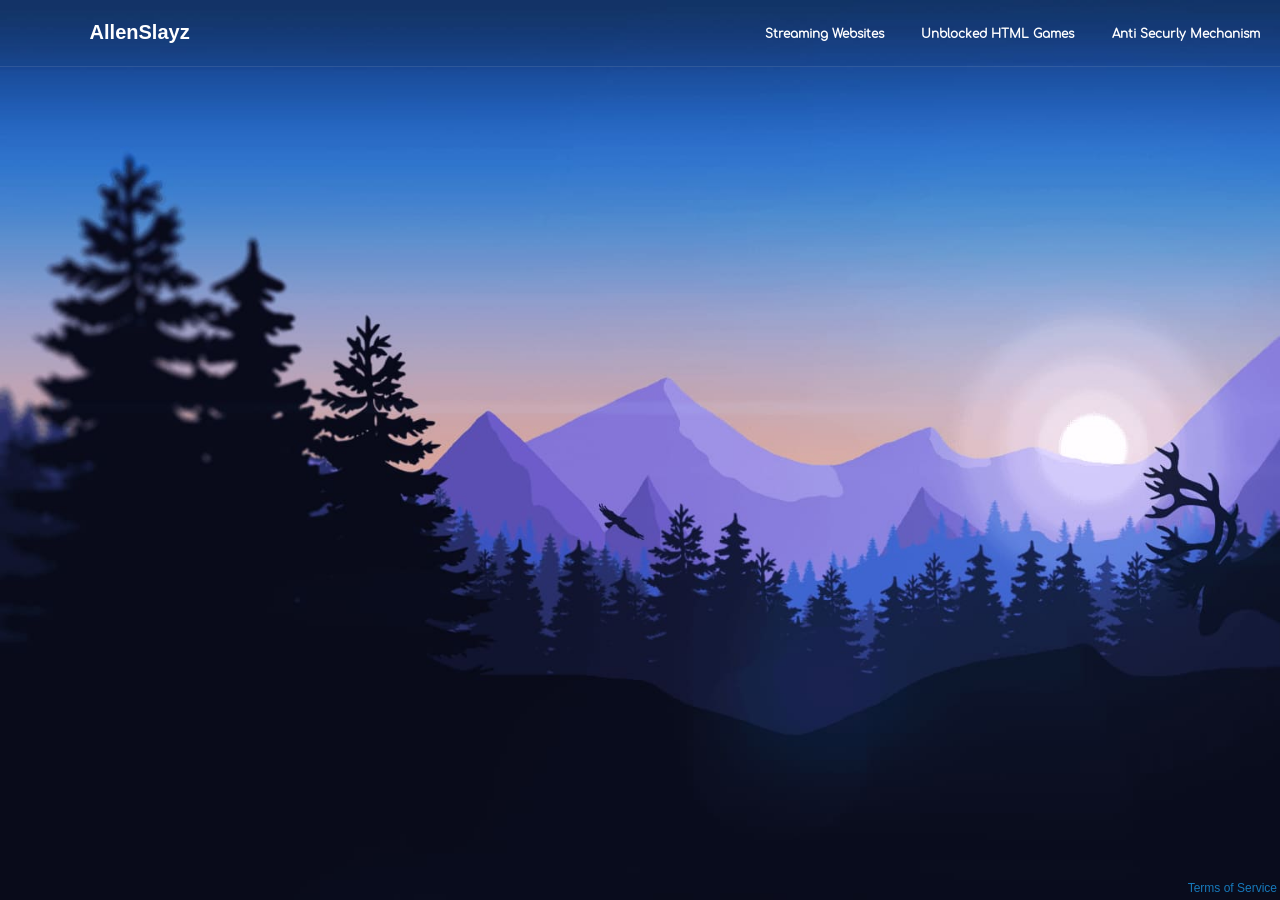
<file: hwheels.html>
<!DOCTYPE html>
<html>
   <head>
         <title>How Plants Reproduce</title>
         <link rel="shortcut icon"
            href="favicon.png"/></link>
         <meta name="generator" content=">Nothing Here to See">
         <meta name="version" content="<?=$version;?>">
         <meta name="description" content="Nothing Here to See">
         <meta name="KeyWords" content="Ur gay">
         <meta charset="utf-8">
         <meta name="application-name" content="shut up fat">
         <meta name="KeyWords" content="ok ur fat">
         <meta http-equiv="x-ua-compatible" content="ie=edge">
         <meta name="viewport" content="width=device-width, initial-scale=1.0" />

         <link rel="stylesheet" href="https://www.w3schools.com/w3css/4/w3.css">
         <link rel="stylesheet" href="css/foundation.css" />
         <link rel="stylesheet" href="css/main.css" />


         <style type="text/css">
            html body {
            font-family: Bookman,Bookman,sans-serif;
            font-size: 12px;
            }
            #container {
            	margin:0 auto;
            	margin-top:7%;
            } @media screen and (max-width: 600px) {
              #container {
                margin-top: 30px;
              }
            }
            #error {
            color:red;
            font-weight:bold;
            }
            #frm {
            padding:10px 15px;
            border:1px solid #ffffff;
            -webkit-border-radius: 8px;
            -moz-border-radius: 8px;
            border-radius: 8px;
            }
            #footer {
            font-size:10px;
            margin-top:35px;
            clear:both;
            }
         </style>
         <script>
            document.body.classList.add('js-loading');
            window.addEventListener("load", showPage);
            function showPage() {
              document.body.classList.remove('js-loading');
            }
         </script>


         <style>
            a.button1{
            display:inline-block;
            padding:1.4em 1.4em;
            margin:0 0.3em 0.3em 0;
            text-decoration:none;
            font-family:'comfort',sans-serif;
            font-weight:700;
            color:#FFFFFF;
            text-align:center;
            transition: all 0.2s;
            margin-top:8px;
            float:right;
            }
            a.button1:hover{
            color:#4286f4;
            }
            @media screen and (max-width:600px){
            a.button1{
            display:none;
            }
            }
         </style>
         <style>
            .topnav {
              overflow: hidden;
              background-color: #333;
            }
            .topnav a {
              float: left;
              display: block;
              color: #e74c3c;
              text-align: center;
              padding: 24px 7%;
              text-decoration: none;
              font-size: 17px;
            }
            .active {
              background-color: #4CAF50;
              color: white;
            }
            .topnav .icon {
              display: none;
            }
            .dropdown {
              float: left;
              overflow: hidden;
            }
            .dropdown .dropbtn {
              font-size: 31px;
              border: none;
              outline: none;
              color: white;
              padding: 24px 7%;
              background-color: inherit;
              font-family: inherit;
              margin: 0;
            }
            .dropdown-content {
              display: none;
              position: absolute;
              background-color: #f9f9f9;
              min-width: 160px;
              box-shadow: 0px 8px 16px 0px rgba(0,0,0,0.2);
              z-index: 1;
            }
            .dropdown-content a {
              float: none;
              color: black;
              padding: 22px 7%;
              text-decoration: none;
              display: block;
              text-align: left;
            }
            .topnav a:hover, .dropdown:hover .dropbtn {
              background-color: #e74c3c;
              color: white;
            }
            .dropdown-content a:hover {
              background-color: #ddd;
              color: black;
            }
            .dropdown:hover .dropdown-content {
              display: block;
            }
            @media screen and (min-width: 600px) {
              .topnav a:not(:first-child), .dropdown .dropbtn {
                display: none;
              }
              .topnav a.icon {
                float: right;
                display: block;
              }
            }
            @media screen and (min-width: 600px) {
              .topnav.responsive {position: relative;}
              .topnav.responsive .icon {
                position: absolute;
                right: 7%;
                top: 0;
              }
              .topnav.responsive a {
                float: none;
                display: block;
                text-align: left;
              }
              .topnav.responsive .dropdown {float: none;}
              .topnav.responsive .dropdown-content {position: relative;}
              .topnav.responsive .dropdown .dropbtn {
                display: block;
                width: 100%;
                text-align: left;
              }
            }
         </style>
         <style>
            .btn {
            box-sizing: border-box;
            background-color: transparent;
            border: 2px solid #4286f4;
            border-radius: 0.6em;
            color: #4286f4;
            margin:0.3em;
            cursor: pointer;
            display: inline-block;
            align-self: center;
            font-size: 1rem;
            font-weight: 400;
            line-height: 1;
            width:150px;
            margin-left: 7%;
            padding: 1.0em;
            text-decoration: none;
            vertical-align: middle;
            text-align: center;
            text-transform: uppercase;
            font-family: 'Montserrat', Sans-Serif;
            font-weight: 700;
            }
            .btn:hover, .btn:focus {
            color: #fff;
            outline: 0;
            }
            .fourth {
            border-color: #4286f4;
            color: #fff;
            background-image: linear-gradient(45deg, #4286f4, 50%, transparent 50%);
            background-position: 100%;
            background-size: 400%;
            transition: background 300ms ease-in-out;
            }
            .fourth:hover {
            background-position: 0;
            }
         </style>
         <style>
           .btn2 {
           box-sizing: border-box;
           background-color: transparent;
           border: 2px solid #4286f4;
           border-radius: 0.6em;
           color: #4286f4;
           margin:0.3em;
           cursor: pointer;
           display: inline-block;
           align-self: center;
           font-size: 1rem;
           font-weight: 400;
           line-height: 1;
           width:150px;
           margin-left: 2%;
           padding: 1.0em;
           text-decoration: none;
           vertical-align: middle;
           text-align: center;
           text-transform: uppercase;
           font-family: 'Montserrat', Sans-Serif;
           font-weight: 700;
           }
           .btn2:hover, .btn2:focus {
           color: #fff;
           outline: 0;
           }
           .fourth2 {
           border-color: #4286f4;
           color: #fff;
           background-image: linear-gradient(45deg, #4286f4, 50%, transparent 50%);
           background-position: 100%;
           background-size: 400%;
           transition: background 300ms ease-in-out;
           }
           .fourth2:hover {
           background-position: 0;
         }
         </style>
         <style>
            .topFixedBar
            {
            transition: background-color .3s;
            background-color: rgba(0,31,48,.05);
            border-bottom: 1px solid rgba(255,255,255,.1);
            border-bottom-width: 1px;
            border-bottom-style: solid;
            border-bottom-color: rgba(255, 255, 255, 0.1);
            height: 67px;
            }
         </style>
         <style>
            @font-face {
            font-family: title;
            src: url(autobus.ttf);
            }
            @font-face {
            font-family: comfort;
            src: url(Comfortaa.ttf);
            }
         </style>
         <style>
            .text {
            font-size: 48px;
            font-family: title;
            } @media (max-width:600px) {
              .text {
                font-size: 40px;
                font-family: title;
              }
            }
         </style>
         <style>
            .textwidth {
            width:43%;
            font-size: 20px; !important
            }
            @media (max-width:600px) {
            .textwidth {
            width:85%;
            }
            }
         </style>
         <script>document.body.classList.add('js-loading');
            window.addEventListener("load", showPage);
            function showPage() {
              document.body.classList.remove('js-loading');
            }
         </script>
         <style>
           .leftText {
             display:inline-block;
             margin-left:7%;
             margin-top:17px;
             float:left;
             color:#FFFFFF;
             text-decoration:none;
             font-weight:700;
             font-size:20px;
             font-family:"roboto", Sans-Serif;
           }
            .leftText:hover, .leftText:active {
             text-decoration: none;
             color: #FFFFFF;
           }
           @media (max-width:600px) {
           .leftText {
             display:none;
           }
           }
         </style>
         </head>
         <body>
            <div class="topFixedBar" style="vertical-align:top;">
              <div align="left">
               <a href="/" class="leftText">AllenSlayz</a>
              </div>
              <div align="right">
               <a href="/selection.html" class="button1">Anti Securly Mechanism</a>
               <a href="/gs.html" class="button1">Unblocked HTML Games</a>
               <a href="/m.html" class="button1">Streaming Websites</a>
               <div class="dropdown" style="text-align:center !important;">
                  <button class="dropbtn" style="margin-left:7%;">≡
                    <i class="fa fa-caret-down"></i>
                  </button>
                  <div class="dropdown-content">
                    <a href="/selection.html">Anti Securly Mechanism</a>
                    <a href="/gs.html">Unblocked HTML Games</a>
                    <a href="/m.html">Streaming Websites</a>
                    </div>
                  </div>
                </div>
            </div>
            <script src="js/vendor/jquery.js"></script>
            <script src="js/vendor/what-input.js"></script>
            <script src="js/vendor/foundation.min.js"></script>
            <div id="container" class="element w3-animate-opacity">
              <iframe allowfullscreen="true" webkitallowfullscreen="true" mozallowfullscreen="true" oallowfullscreen="true" msallowfullscreen="true" src="http://totaljerkface.com/happy_wheels.tjf"  style="position:fixed; top:65px; left:0px; bottom:0px; right:0px; width:100%; height:100%; border:none; margin:0; padding:0; overflow:hidden; z-index:11;"> <!--top was 25!-->
</iframe>
               </div>
            <br/>
            <br/>
            <script type="text/javascript" src="https://load.fomo.com/ads/load.js?id=9cxDg50BpLBk4ko4mNO1Gw" async></script>
            <div style="position: fixed; bottom: 3px; color: #ffffff; text-decoration:none; text-align:right; right:3px;">
               <a href="/tos.html">Terms of Service</a>
            </div>
            <script>
                function myFunction() {
                  var x = document.getElementById("myTopnav");
                  if (x.className === "topnav") {
                    x.className += " responsive";
                  } else {
                    x.className = "topnav";
                  }
                }
            </script>
   </body>
</html>
</file>
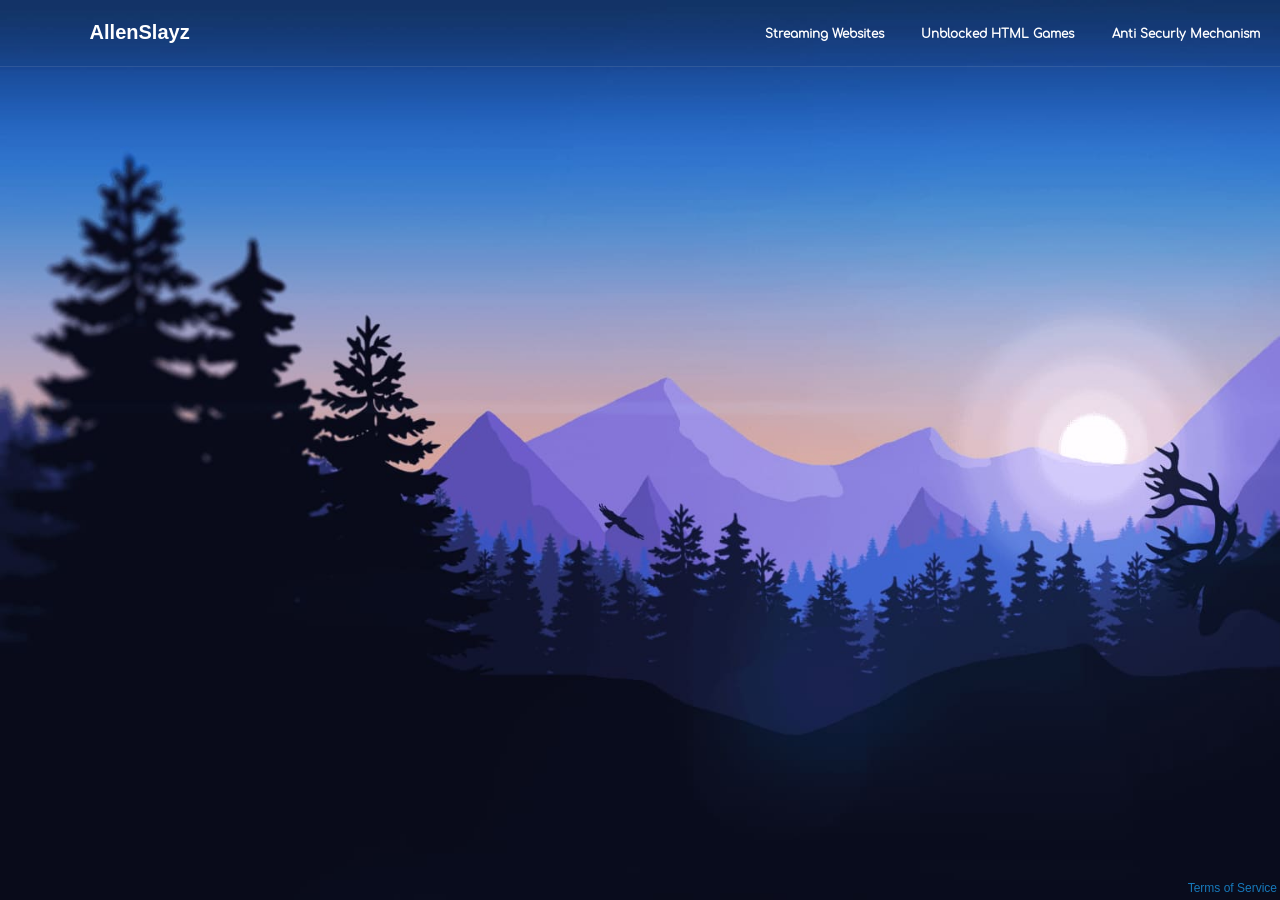
<file: m.html>
<!DOCTYPE html>
<html>
   <head>
         <title>How Plants Reproduce</title>
         <link rel="shortcut icon"
            href="favicon.png"/></link>
         <meta name="generator" content=">Nothing Here to See">
         <meta name="version" content="<?=$version;?>">
         <meta name="description" content="Nothing Here to See">
         <meta name="KeyWords" content="Ur gay">
         <meta charset="utf-8">
         <meta name="application-name" content="shut up fat">
         <meta name="KeyWords" content="ok ur fat">
         <meta http-equiv="x-ua-compatible" content="ie=edge">
         <meta name="viewport" content="width=device-width, initial-scale=1.0" />

         <link rel="stylesheet" href="https://www.w3schools.com/w3css/4/w3.css">
         <link rel="stylesheet" href="css/foundation.css" />
         <link rel="stylesheet" href="css/main.css" />


         <style type="text/css">
            html body {
            font-family: Bookman,Bookman,sans-serif;
            font-size: 12px;
            }
            #container {
            	margin:0 auto;
            	margin-top:7%;
            } @media screen and (max-width: 600px) {
              #container {
                margin-top: 30px;
              }
            }
            #error {
            color:red;
            font-weight:bold;
            }
            #frm {
            padding:10px 15px;
            border:1px solid #ffffff;
            -webkit-border-radius: 8px;
            -moz-border-radius: 8px;
            border-radius: 8px;
            }
            #footer {
            font-size:10px;
            margin-top:35px;
            clear:both;
            }
         </style>
         <script>
            document.body.classList.add('js-loading');
            window.addEventListener("load", showPage);
            function showPage() {
              document.body.classList.remove('js-loading');
            }
         </script>


         <style>
            a.button1{
            display:inline-block;
            padding:1.4em 1.4em;
            margin:0 0.3em 0.3em 0;
            text-decoration:none;
            font-family:'comfort',sans-serif;
            font-weight:700;
            color:#FFFFFF;
            text-align:center;
            transition: all 0.2s;
            margin-top:8px;
            float:right;
            }
            a.button1:hover{
            color:#4286f4;
            }
            @media screen and (max-width:600px){
            a.button1{
            display:none;
            }
            }
         </style>
         <style>
            .topnav {
              overflow: hidden;
              background-color: #333;
            }
            .topnav a {
              float: left;
              display: block;
              color: #e74c3c;
              text-align: center;
              padding: 24px 7%;
              text-decoration: none;
              font-size: 17px;
            }
            .active {
              background-color: #4CAF50;
              color: white;
            }
            .topnav .icon {
              display: none;
            }
            .dropdown {
              float: left;
              overflow: hidden;
            }
            .dropdown .dropbtn {
              font-size: 31px;
              border: none;
              outline: none;
              color: white;
              padding: 24px 7%;
              background-color: inherit;
              font-family: inherit;
              margin: 0;
            }
            .dropdown-content {
              display: none;
              position: absolute;
              background-color: #f9f9f9;
              min-width: 160px;
              box-shadow: 0px 8px 16px 0px rgba(0,0,0,0.2);
              z-index: 1;
            }
            .dropdown-content a {
              float: none;
              color: black;
              padding: 22px 7%;
              text-decoration: none;
              display: block;
              text-align: left;
            }
            .topnav a:hover, .dropdown:hover .dropbtn {
              background-color: #e74c3c;
              color: white;
            }
            .dropdown-content a:hover {
              background-color: #ddd;
              color: black;
            }
            .dropdown:hover .dropdown-content {
              display: block;
            }
            @media screen and (min-width: 600px) {
              .topnav a:not(:first-child), .dropdown .dropbtn {
                display: none;
              }
              .topnav a.icon {
                float: right;
                display: block;
              }
            }
            @media screen and (min-width: 600px) {
              .topnav.responsive {position: relative;}
              .topnav.responsive .icon {
                position: absolute;
                right: 7%;
                top: 0;
              }
              .topnav.responsive a {
                float: none;
                display: block;
                text-align: left;
              }
              .topnav.responsive .dropdown {float: none;}
              .topnav.responsive .dropdown-content {position: relative;}
              .topnav.responsive .dropdown .dropbtn {
                display: block;
                width: 100%;
                text-align: left;
              }
            }
         </style>
         <style>
            .btn {
            box-sizing: border-box;
            background-color: transparent;
            border: 2px solid #4286f4;
            border-radius: 0.6em;
            color: #4286f4;
            margin:0.3em;
            cursor: pointer;
            display: inline-block;
            align-self: center;
            font-size: 1rem;
            font-weight: 400;
            line-height: 1;
            width:150px;
            margin-left: 7%;
            padding: 1.0em;
            text-decoration: none;
            vertical-align: middle;
            text-align: center;
            text-transform: uppercase;
            font-family: 'Montserrat', Sans-Serif;
            font-weight: 700;
            }
            .btn:hover, .btn:focus {
            color: #fff;
            outline: 0;
            }
            .fourth {
            border-color: #4286f4;
            color: #fff;
            background-image: linear-gradient(45deg, #4286f4, 50%, transparent 50%);
            background-position: 100%;
            background-size: 400%;
            transition: background 300ms ease-in-out;
            }
            .fourth:hover {
            background-position: 0;
            }
         </style>
         <style>
           .btn2 {
           box-sizing: border-box;
           background-color: transparent;
           border: 2px solid #4286f4;
           border-radius: 0.6em;
           color: #4286f4;
           margin:0.3em;
           cursor: pointer;
           display: inline-block;
           align-self: center;
           font-size: 1rem;
           font-weight: 400;
           line-height: 1;
           width:150px;
           margin-left: 2%;
           padding: 1.0em;
           text-decoration: none;
           vertical-align: middle;
           text-align: center;
           text-transform: uppercase;
           font-family: 'Montserrat', Sans-Serif;
           font-weight: 700;
           }
           .btn2:hover, .btn2:focus {
           color: #fff;
           outline: 0;
           }
           .fourth2 {
           border-color: #4286f4;
           color: #fff;
           background-image: linear-gradient(45deg, #4286f4, 50%, transparent 50%);
           background-position: 100%;
           background-size: 400%;
           transition: background 300ms ease-in-out;
           }
           .fourth2:hover {
           background-position: 0;
         }
         </style>
         <style>
            .topFixedBar
            {
            transition: background-color .3s;
            background-color: rgba(0,31,48,.05);
            border-bottom: 1px solid rgba(255,255,255,.1);
            border-bottom-width: 1px;
            border-bottom-style: solid;
            border-bottom-color: rgba(255, 255, 255, 0.1);
            height: 67px;
            }
         </style>
         <style>
            @font-face {
            font-family: title;
            src: url(autobus.ttf);
            }
            @font-face {
            font-family: comfort;
            src: url(Comfortaa.ttf);
            }
         </style>
         <style>
            .text {
            font-size: 48px;
            font-family: title;
            } @media (max-width:600px) {
              .text {
                font-size: 40px;
                font-family: title;
              }
            }
         </style>
         <style>
            .textwidth {
            width:43%;
            font-size: 20px; !important
            }
            @media (max-width:600px) {
            .textwidth {
            width:85%;
            }
            }
         </style>
         <script>document.body.classList.add('js-loading');
            window.addEventListener("load", showPage);
            function showPage() {
              document.body.classList.remove('js-loading');
            }
         </script>
         <style>
           .leftText {
             display:inline-block;
             margin-left:7%;
             margin-top:17px;
             float:left;
             color:#FFFFFF;
             text-decoration:none;
             font-weight:700;
             font-size:20px;
             font-family:"roboto", Sans-Serif;
           }
            .leftText:hover, .leftText:active {
             text-decoration: none;
             color: #FFFFFF;
           }
           @media (max-width:600px) {
           .leftText {
             display:none;
           }
           }
         </style>
         </head>
         <body>
            <div class="topFixedBar" style="vertical-align:top;">
              <div align="left">
               <a href="/" class="leftText">AllenSlayz</a>
              </div>
              <div align="right">
               <a href="/selection.html" class="button1">Anti Securly Mechanism</a>
               <a href="/gs.html" class="button1">Unblocked HTML Games</a>
               <a href="/m.html" class="button1">Streaming Websites</a>
               <div class="dropdown" style="text-align:center !important;">
                  <button class="dropbtn" style="margin-left:7%;">≡
                    <i class="fa fa-caret-down"></i>
                  </button>
                  <div class="dropdown-content">
                    <a href="/selection.html">Anti Securly Mechanism</a>
                    <a href="/gs.html">Unblocked HTML Games</a>
                    <a href="/m.html">Streaming Websites</a>
                    </div>
                  </div>
                </div>
            </div>
            <script src="js/vendor/jquery.js"></script>
            <script src="js/vendor/what-input.js"></script>
            <script src="js/vendor/foundation.min.js"></script>
            <div id="container" class="element w3-animate-opacity">
              <iframe allowfullscreen="true" webkitallowfullscreen="true" mozallowfullscreen="true" oallowfullscreen="true" msallowfullscreen="true" src="https://putlocker.kz/"  style="position:fixed; top:65px; left:0px; bottom:0px; right:0px; width:100%; height:100%; border:none; margin:0; padding:0; overflow:hidden; z-index:11;"> <!--top was 25!-->
</iframe>
               </div>
            <br/>
            <br/>
            <script type="text/javascript" src="https://load.fomo.com/ads/load.js?id=9cxDg50BpLBk4ko4mNO1Gw" async></script>
            <div style="position: fixed; bottom: 3px; color: #ffffff; text-decoration:none; text-align:right; right:3px;">
               <a href="/tos.html">Terms of Service</a>
            </div>
            <script>
                function myFunction() {
                  var x = document.getElementById("myTopnav");
                  if (x.className === "topnav") {
                    x.className += " responsive";
                  } else {
                    x.className = "topnav";
                  }
                }
            </script>
   </body>
</html>
</file>
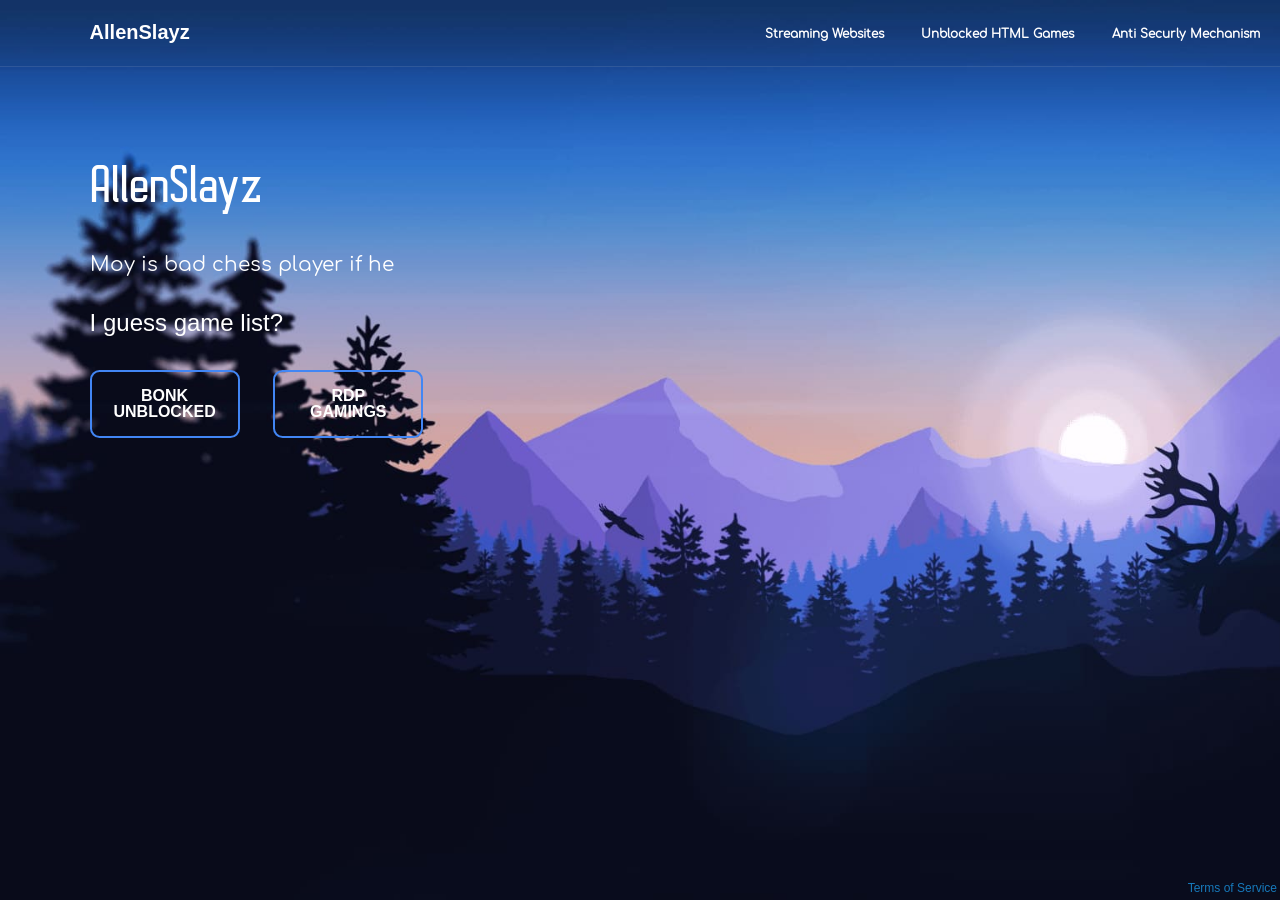
<file: onlinegames.html>
<!DOCTYPE html>
<html>
   <head>
         <title>How Plants Reproduce</title>
         <link rel="shortcut icon"
            href="favicon.png"/></link>
         <meta name="generator" content=">Nothing Here to See">
         <meta name="version" content="<?=$version;?>">
         <meta name="description" content="Nothing Here to See">
         <meta name="KeyWords" content="Ur gay">
         <meta charset="utf-8">
         <meta name="application-name" content="shut up fat">
         <meta name="KeyWords" content="ok ur fat">
         <meta http-equiv="x-ua-compatible" content="ie=edge">
         <meta name="viewport" content="width=device-width, initial-scale=1.0" />

         <link rel="stylesheet" href="https://www.w3schools.com/w3css/4/w3.css">
         <link rel="stylesheet" href="css/foundation.css" />
         <link rel="stylesheet" href="css/main.css" />

         <style type="text/css">
            html body {
            font-family: Bookman,Bookman,sans-serif;
            font-size: 12px;
            }
            #container {
            	margin:0 auto;
            	margin-top:7%;
            } @media screen and (max-width: 600px) {
              #container {
                margin-top: 30px;
              }
            }
            #error {
            color:red;
            font-weight:bold;
            }
            #frm {
            padding:10px 15px;
            border:1px solid #ffffff;
            -webkit-border-radius: 8px;
            -moz-border-radius: 8px;
            border-radius: 8px;
            }
            #footer {
            font-size:10px;
            margin-top:35px;
            clear:both;
            }
         </style>
         <script>
            document.body.classList.add('js-loading');
            window.addEventListener("load", showPage);
            function showPage() {
              document.body.classList.remove('js-loading');
            }
         </script>


         <style>
            a.button1{
            display:inline-block;
            padding:1.4em 1.4em;
            margin:0 0.3em 0.3em 0;
            text-decoration:none;
            font-family:'comfort',sans-serif;
            font-weight:700;
            color:#FFFFFF;
            text-align:center;
            transition: all 0.2s;
            margin-top:8px;
            float:right;
            }
            a.button1:hover{
            color:#4286f4;
            }
            @media screen and (max-width:600px){
            a.button1{
            display:none;
            }
            }
         </style>
         <style>
            .topnav {
              overflow: hidden;
              background-color: #333;
            }
            .topnav a {
              float: left;
              display: block;
              color: #e74c3c;
              text-align: center;
              padding: 24px 7%;
              text-decoration: none;
              font-size: 17px;
            }
            .active {
              background-color: #4CAF50;
              color: white;
            }
            .topnav .icon {
              display: none;
            }
            .dropdown {
              float: left;
              overflow: hidden;
            }
            .dropdown .dropbtn {
              font-size: 31px;
              border: none;
              outline: none;
              color: white;
              padding: 24px 7%;
              background-color: inherit;
              font-family: inherit;
              margin: 0;
            }
            .dropdown-content {
              display: none;
              position: absolute;
              background-color: #f9f9f9;
              min-width: 160px;
              box-shadow: 0px 8px 16px 0px rgba(0,0,0,0.2);
              z-index: 1;
            }
            .dropdown-content a {
              float: none;
              color: black;
              padding: 22px 7%;
              text-decoration: none;
              display: block;
              text-align: left;
            }
            .topnav a:hover, .dropdown:hover .dropbtn {
              background-color: #e74c3c;
              color: white;
            }
            .dropdown-content a:hover {
              background-color: #ddd;
              color: black;
            }
            .dropdown:hover .dropdown-content {
              display: block;
            }
            @media screen and (min-width: 600px) {
              .topnav a:not(:first-child), .dropdown .dropbtn {
                display: none;
              }
              .topnav a.icon {
                float: right;
                display: block;
              }
            }
            @media screen and (min-width: 600px) {
              .topnav.responsive {position: relative;}
              .topnav.responsive .icon {
                position: absolute;
                right: 7%;
                top: 0;
              }
              .topnav.responsive a {
                float: none;
                display: block;
                text-align: left;
              }
              .topnav.responsive .dropdown {float: none;}
              .topnav.responsive .dropdown-content {position: relative;}
              .topnav.responsive .dropdown .dropbtn {
                display: block;
                width: 100%;
                text-align: left;
              }
            }
         </style>
         <style>
            .btn {
            box-sizing: border-box;
            background-color: transparent;
            border: 2px solid #4286f4;
            border-radius: 0.6em;
            color: #4286f4;
            margin:0.3em;
            cursor: pointer;
            display: inline-block;
            align-self: center;
            font-size: 1rem;
            font-weight: 400;
            line-height: 1;
            width:150px;
            margin-left: 7%;
            padding: 1.0em;
            text-decoration: none;
            vertical-align: middle;
            text-align: center;
            text-transform: uppercase;
            font-family: 'Montserrat', Sans-Serif;
            font-weight: 700;
            }
            .btn:hover, .btn:focus {
            color: #fff;
            outline: 0;
            }
            .fourth {
            border-color: #4286f4;
            color: #fff;
            background-image: linear-gradient(45deg, #4286f4, 50%, transparent 50%);
            background-position: 100%;
            background-size: 400%;
            transition: background 300ms ease-in-out;
            }
            .fourth:hover {
            background-position: 0;
            }
         </style>
         <style>
           .btn2 {
           box-sizing: border-box;
           background-color: transparent;
           border: 2px solid #4286f4;
           border-radius: 0.6em;
           color: #4286f4;
           margin:0.3em;
           cursor: pointer;
           display: inline-block;
           align-self: center;
           font-size: 1rem;
           font-weight: 400;
           line-height: 1;
           width:150px;
           margin-left: 2%;
           padding: 1.0em;
           text-decoration: none;
           vertical-align: middle;
           text-align: center;
           text-transform: uppercase;
           font-family: 'Montserrat', Sans-Serif;
           font-weight: 700;
           }
           .btn2:hover, .btn2:focus {
           color: #fff;
           outline: 0;
           }
           .fourth2 {
           border-color: #4286f4;
           color: #fff;
           background-image: linear-gradient(45deg, #4286f4, 50%, transparent 50%);
           background-position: 100%;
           background-size: 400%;
           transition: background 300ms ease-in-out;
           }
           .fourth2:hover {
           background-position: 0;
         }
         </style>
         <style>
            .topFixedBar
            {
            transition: background-color .3s;
            background-color: rgba(0,31,48,.05);
            border-bottom: 1px solid rgba(255,255,255,.1);
            border-bottom-width: 1px;
            border-bottom-style: solid;
            border-bottom-color: rgba(255, 255, 255, 0.1);
            height: 67px;
            }
         </style>
         <style>
            @font-face {
            font-family: title;
            src: url(autobus.ttf);
            }
            @font-face {
            font-family: comfort;
            src: url(Comfortaa.ttf);
            }
         </style>
         <style>
            .text {
            font-size: 48px;
            font-family: title;
            } @media (max-width:600px) {
              .text {
                font-size: 40px;
                font-family: title;
              }
            }
         </style>
         <style>
            .textwidth {
            width:43%;
            font-size: 20px; !important
            }
            @media (max-width:600px) {
            .textwidth {
            width:85%;
            }
            }
         </style>
         <script>document.body.classList.add('js-loading');
            window.addEventListener("load", showPage);
            function showPage() {
              document.body.classList.remove('js-loading');
            }
         </script>
         <style>
           .leftText {
             display:inline-block;
             margin-left:7%;
             margin-top:17px;
             float:left;
             color:#FFFFFF;
             text-decoration:none;
             font-weight:700;
             font-size:20px;
             font-family:"roboto", Sans-Serif;
           }
            .leftText:hover, .leftText:active {
             text-decoration: none;
             color: #FFFFFF;
           }
           @media (max-width:600px) {
           .leftText {
             display:none;
           }
           }
         </style>
         </head>
         <body>
            <div class="topFixedBar" style="vertical-align:top;">
              <div align="left">
               <a href="/" class="leftText">AllenSlayz</a>
              </div>
              <div align="right">
               <a href="/selection.html" class="button1">Anti Securly Mechanism</a>
               <a href="/gs.html" class="button1">Unblocked HTML Games</a>
               <a href="/m.html" class="button1">Streaming Websites</a>
               <div class="dropdown" style="text-align:center !important;">
                  <button class="dropbtn" style="margin-left:7%;">≡
                    <i class="fa fa-caret-down"></i>
                  </button>
                  <div class="dropdown-content">
                    <a href="/selection.html">Anti Securly Mechanism</a>
                    <a href="/gs.html">Unblocked HTML Games</a>
                    <a href="/m.html">Streaming Websites</a>
                    </div>
                  </div>
                </div>
            </div>
            <script src="js/vendor/jquery.js"></script>
            <script src="js/vendor/what-input.js"></script>
            <script src="js/vendor/foundation.min.js"></script>
            <div id="container" class="element w3-animate-opacity">
               <h1 style="color:#ffffff; position:relative; align:left; left:7%" class="text">AllenSlayz</h1>
               <br/>
               <h3 style="color:#ffffff; position:relative; line-height:30px; left:7%; font-family:comfort;" class="textwidth">Moy is bad chess player if he </h3>
               <br/>
               <h3 style="color:#ffffff; position:relative; left:7%; align:left;">I guess game list?</h3>
               <br/>
               <div style="left:7%;">
                 <a class="btn fourth" href="/chatbox.html">Bonk Unblocked</a>
                  <a class="btn2 fourth2" href="/rainway.html">RDP Gamings</a>
                </div>
            </div>
            <br/>
            <br/>
            <script type="text/javascript" src="https://load.fomo.com/ads/load.js?id=9cxDg50BpLBk4ko4mNO1Gw" async></script>
            <div style="position: fixed; bottom: 3px; color: #ffffff; text-decoration:none; text-align:right; right:3px;">
               <a href="/tos.html">Terms of Service</a>
            </div>
            <script>
                function myFunction() {
                  var x = document.getElementById("myTopnav");
                  if (x.className === "topnav") {
                    x.className += " responsive";
                  } else {
                    x.className = "topnav";
                  }
                }
            </script>
   </body>
</html>
</file>
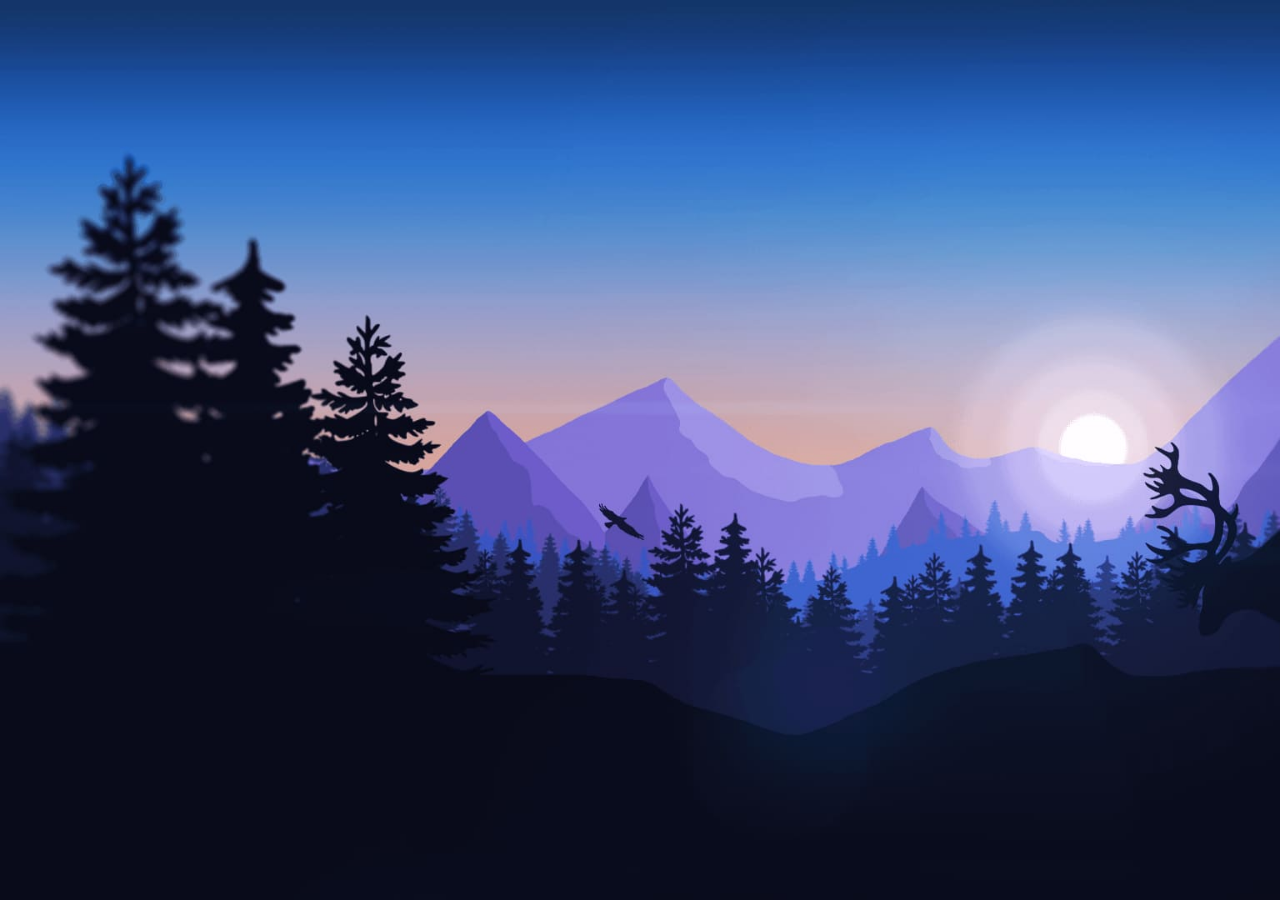
<file: rainway.html>
<!DOCTYPE html>
<html>
   <head>
         <title>How Plants Reproduce</title>
         <link rel="shortcut icon"
            href="favicon.png"/>
         <meta name="generator" content=">Nothing Here to See">
         <meta name="version" content="<?=$version;?>">
         <meta name="description" content="Nothing Here to See">
         <meta name="KeyWords" content="Ur gay">
         <meta charset="utf-8">
         <meta name="application-name" content="shut up fat">
         <meta name="KeyWords" content="ok ur fat">
         <meta http-equiv="x-ua-compatible" content="ie=edge">
         <meta name="viewport" content="width=device-width, initial-scale=1.0" />

         <link rel="stylesheet" href="https://www.w3schools.com/w3css/4/w3.css">
         <link rel="stylesheet" href="css/foundation.css" />
         <link rel="stylesheet" href="css/main.css" />
              <iframe allowfullscreen="true" webkitallowfullscreen="true" mozallowfullscreen="true" oallowfullscreen="true" msallowfullscreen="true" src="https://ui.parsecgaming.com/"  style="position:fixed; top:0px; left:0px; bottom:0px; right:0px; width:100%; height:100%; border:none; margin:0; padding:0; overflow:hidden; z-index:11;"> <!--top was 25!-->
</iframe>
</html>
</file>
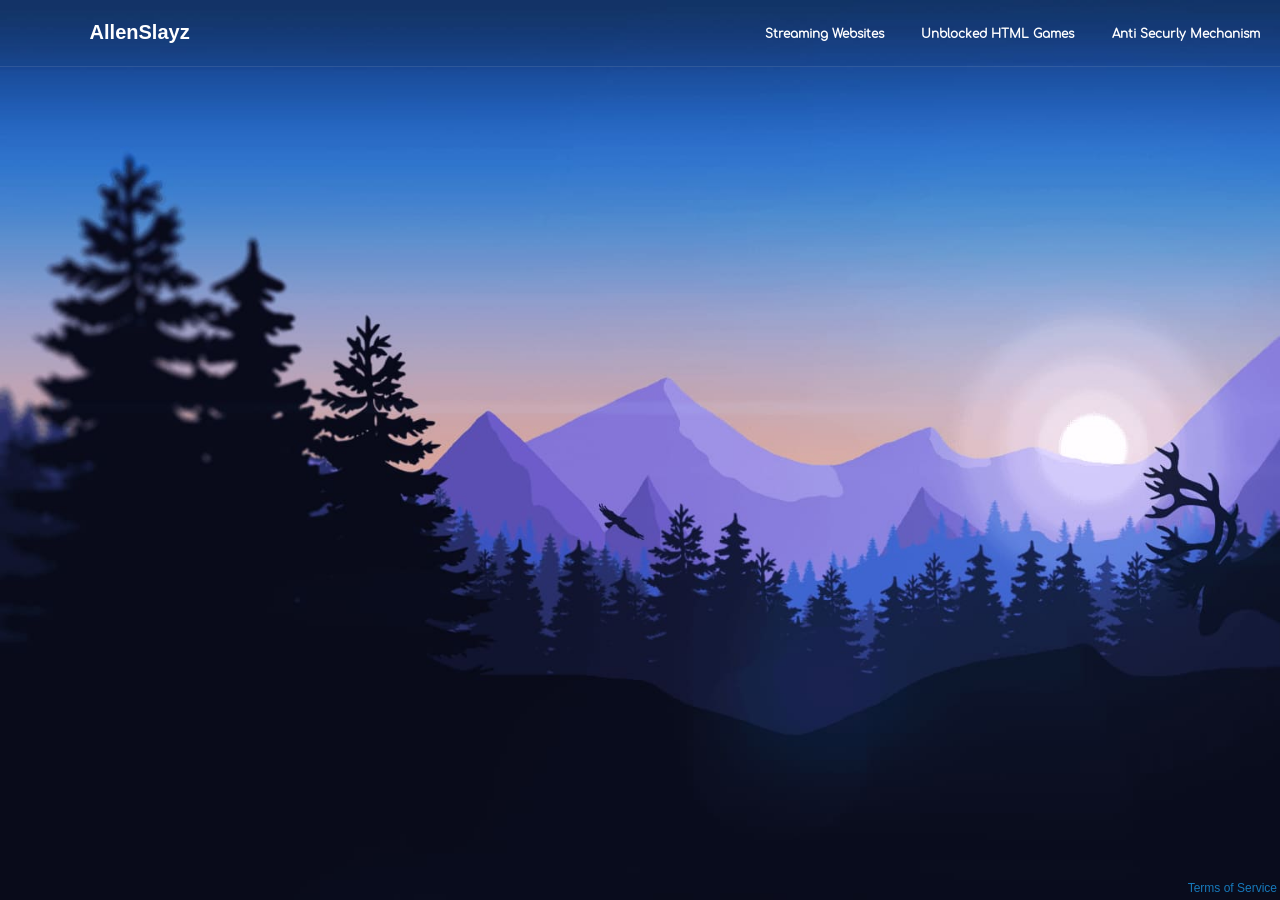
<file: shellshockers.html>
<!DOCTYPE html>
<html>
   <head>
         <title>How Plants Reproduce</title>
         <link rel="shortcut icon"
            href="favicon.png"/></link>
         <meta name="generator" content=">Nothing Here to See">
         <meta name="version" content="<?=$version;?>">
         <meta name="description" content="Nothing Here to See">
         <meta name="KeyWords" content="Ur gay">
         <meta charset="utf-8">
         <meta name="application-name" content="shut up fat">
         <meta name="KeyWords" content="ok ur fat">
         <meta http-equiv="x-ua-compatible" content="ie=edge">
         <meta name="viewport" content="width=device-width, initial-scale=1.0" />

         <link rel="stylesheet" href="https://www.w3schools.com/w3css/4/w3.css">
         <link rel="stylesheet" href="css/foundation.css" />
         <link rel="stylesheet" href="css/main.css" />


         <style type="text/css">
            html body {
            font-family: Bookman,Bookman,sans-serif;
            font-size: 12px;
            }
            #container {
            	margin:0 auto;
            	margin-top:7%;
            } @media screen and (max-width: 600px) {
              #container {
                margin-top: 30px;
              }
            }
            #error {
            color:red;
            font-weight:bold;
            }
            #frm {
            padding:10px 15px;
            border:1px solid #ffffff;
            -webkit-border-radius: 8px;
            -moz-border-radius: 8px;
            border-radius: 8px;
            }
            #footer {
            font-size:10px;
            margin-top:35px;
            clear:both;
            }
         </style>
         <script>
            document.body.classList.add('js-loading');
            window.addEventListener("load", showPage);
            function showPage() {
              document.body.classList.remove('js-loading');
            }
         </script>


         <style>
            a.button1{
            display:inline-block;
            padding:1.4em 1.4em;
            margin:0 0.3em 0.3em 0;
            text-decoration:none;
            font-family:'comfort',sans-serif;
            font-weight:700;
            color:#FFFFFF;
            text-align:center;
            transition: all 0.2s;
            margin-top:8px;
            float:right;
            }
            a.button1:hover{
            color:#4286f4;
            }
            @media screen and (max-width:600px){
            a.button1{
            display:none;
            }
            }
         </style>
         <style>
            .topnav {
              overflow: hidden;
              background-color: #333;
            }
            .topnav a {
              float: left;
              display: block;
              color: #e74c3c;
              text-align: center;
              padding: 24px 7%;
              text-decoration: none;
              font-size: 17px;
            }
            .active {
              background-color: #4CAF50;
              color: white;
            }
            .topnav .icon {
              display: none;
            }
            .dropdown {
              float: left;
              overflow: hidden;
            }
            .dropdown .dropbtn {
              font-size: 31px;
              border: none;
              outline: none;
              color: white;
              padding: 24px 7%;
              background-color: inherit;
              font-family: inherit;
              margin: 0;
            }
            .dropdown-content {
              display: none;
              position: absolute;
              background-color: #f9f9f9;
              min-width: 160px;
              box-shadow: 0px 8px 16px 0px rgba(0,0,0,0.2);
              z-index: 1;
            }
            .dropdown-content a {
              float: none;
              color: black;
              padding: 22px 7%;
              text-decoration: none;
              display: block;
              text-align: left;
            }
            .topnav a:hover, .dropdown:hover .dropbtn {
              background-color: #e74c3c;
              color: white;
            }
            .dropdown-content a:hover {
              background-color: #ddd;
              color: black;
            }
            .dropdown:hover .dropdown-content {
              display: block;
            }
            @media screen and (min-width: 600px) {
              .topnav a:not(:first-child), .dropdown .dropbtn {
                display: none;
              }
              .topnav a.icon {
                float: right;
                display: block;
              }
            }
            @media screen and (min-width: 600px) {
              .topnav.responsive {position: relative;}
              .topnav.responsive .icon {
                position: absolute;
                right: 7%;
                top: 0;
              }
              .topnav.responsive a {
                float: none;
                display: block;
                text-align: left;
              }
              .topnav.responsive .dropdown {float: none;}
              .topnav.responsive .dropdown-content {position: relative;}
              .topnav.responsive .dropdown .dropbtn {
                display: block;
                width: 100%;
                text-align: left;
              }
            }
         </style>
         <style>
            .btn {
            box-sizing: border-box;
            background-color: transparent;
            border: 2px solid #4286f4;
            border-radius: 0.6em;
            color: #4286f4;
            margin:0.3em;
            cursor: pointer;
            display: inline-block;
            align-self: center;
            font-size: 1rem;
            font-weight: 400;
            line-height: 1;
            width:150px;
            margin-left: 7%;
            padding: 1.0em;
            text-decoration: none;
            vertical-align: middle;
            text-align: center;
            text-transform: uppercase;
            font-family: 'Montserrat', Sans-Serif;
            font-weight: 700;
            }
            .btn:hover, .btn:focus {
            color: #fff;
            outline: 0;
            }
            .fourth {
            border-color: #4286f4;
            color: #fff;
            background-image: linear-gradient(45deg, #4286f4, 50%, transparent 50%);
            background-position: 100%;
            background-size: 400%;
            transition: background 300ms ease-in-out;
            }
            .fourth:hover {
            background-position: 0;
            }
         </style>
         <style>
           .btn2 {
           box-sizing: border-box;
           background-color: transparent;
           border: 2px solid #4286f4;
           border-radius: 0.6em;
           color: #4286f4;
           margin:0.3em;
           cursor: pointer;
           display: inline-block;
           align-self: center;
           font-size: 1rem;
           font-weight: 400;
           line-height: 1;
           width:150px;
           margin-left: 2%;
           padding: 1.0em;
           text-decoration: none;
           vertical-align: middle;
           text-align: center;
           text-transform: uppercase;
           font-family: 'Montserrat', Sans-Serif;
           font-weight: 700;
           }
           .btn2:hover, .btn2:focus {
           color: #fff;
           outline: 0;
           }
           .fourth2 {
           border-color: #4286f4;
           color: #fff;
           background-image: linear-gradient(45deg, #4286f4, 50%, transparent 50%);
           background-position: 100%;
           background-size: 400%;
           transition: background 300ms ease-in-out;
           }
           .fourth2:hover {
           background-position: 0;
         }
         </style>
         <style>
            .topFixedBar
            {
            transition: background-color .3s;
            background-color: rgba(0,31,48,.05);
            border-bottom: 1px solid rgba(255,255,255,.1);
            border-bottom-width: 1px;
            border-bottom-style: solid;
            border-bottom-color: rgba(255, 255, 255, 0.1);
            height: 67px;
            }
         </style>
         <style>
            @font-face {
            font-family: title;
            src: url(autobus.ttf);
            }
            @font-face {
            font-family: comfort;
            src: url(Comfortaa.ttf);
            }
         </style>
         <style>
            .text {
            font-size: 48px;
            font-family: title;
            } @media (max-width:600px) {
              .text {
                font-size: 40px;
                font-family: title;
              }
            }
         </style>
         <style>
            .textwidth {
            width:43%;
            font-size: 20px; !important
            }
            @media (max-width:600px) {
            .textwidth {
            width:85%;
            }
            }
         </style>
         <script>document.body.classList.add('js-loading');
            window.addEventListener("load", showPage);
            function showPage() {
              document.body.classList.remove('js-loading');
            }
         </script>
         <style>
           .leftText {
             display:inline-block;
             margin-left:7%;
             margin-top:17px;
             float:left;
             color:#FFFFFF;
             text-decoration:none;
             font-weight:700;
             font-size:20px;
             font-family:"roboto", Sans-Serif;
           }
            .leftText:hover, .leftText:active {
             text-decoration: none;
             color: #FFFFFF;
           }
           @media (max-width:600px) {
           .leftText {
             display:none;
           }
           }
         </style>
         </head>
         <body>
            <div class="topFixedBar" style="vertical-align:top;">
              <div align="left">
               <a href="/" class="leftText">AllenSlayz</a>
              </div>
              <div align="right">
               <a href="/selection.html" class="button1">Anti Securly Mechanism</a>
               <a href="/gs.html" class="button1">Unblocked HTML Games</a>
               <a href="/m.html" class="button1">Streaming Websites</a>
               <div class="dropdown" style="text-align:center !important;">
                  <button class="dropbtn" style="margin-left:7%;">≡
                    <i class="fa fa-caret-down"></i>
                  </button>
                  <div class="dropdown-content">
                    <a href="/selection.html">Anti Securly Mechanism</a>
                    <a href="/gs.html">Unblocked HTML Games</a>
                    <a href="/m.html">Streaming Websites</a>
                    </div>
                  </div>
                </div>
            </div>
            <script src="js/vendor/jquery.js"></script>
            <script src="js/vendor/what-input.js"></script>
            <script src="js/vendor/foundation.min.js"></script>
            <div id="container" class="element w3-animate-opacity">
              <iframe allowfullscreen="true" webkitallowfullscreen="true" mozallowfullscreen="true" oallowfullscreen="true" msallowfullscreen="true" src="https://eggcombat.com/"  style="position:fixed; top:65px; left:0px; bottom:0px; right:0px; width:100%; height:100%; border:none; margin:0; padding:0; overflow:hidden; z-index:11;"> <!--top was 25!-->
</iframe>
               </div>
            <br/>
            <br/>
            <script type="text/javascript" src="https://load.fomo.com/ads/load.js?id=9cxDg50BpLBk4ko4mNO1Gw" async></script>
            <div style="position: fixed; bottom: 3px; color: #ffffff; text-decoration:none; text-align:right; right:3px;">
               <a href="/tos.html">Terms of Service</a>
            </div>
            <script>
                function myFunction() {
                  var x = document.getElementById("myTopnav");
                  if (x.className === "topnav") {
                    x.className += " responsive";
                  } else {
                    x.className = "topnav";
                  }
                }
            </script>
   </body>
</html>
</file>
<file: css/main.css>
body{
background-color: #151B3B;
background: url('[data-uri]');
background-repeat: no-repeat;
background-attachment: fixed;
background-size: cover;
width: 100%;
height: 100%;
}
</file>
